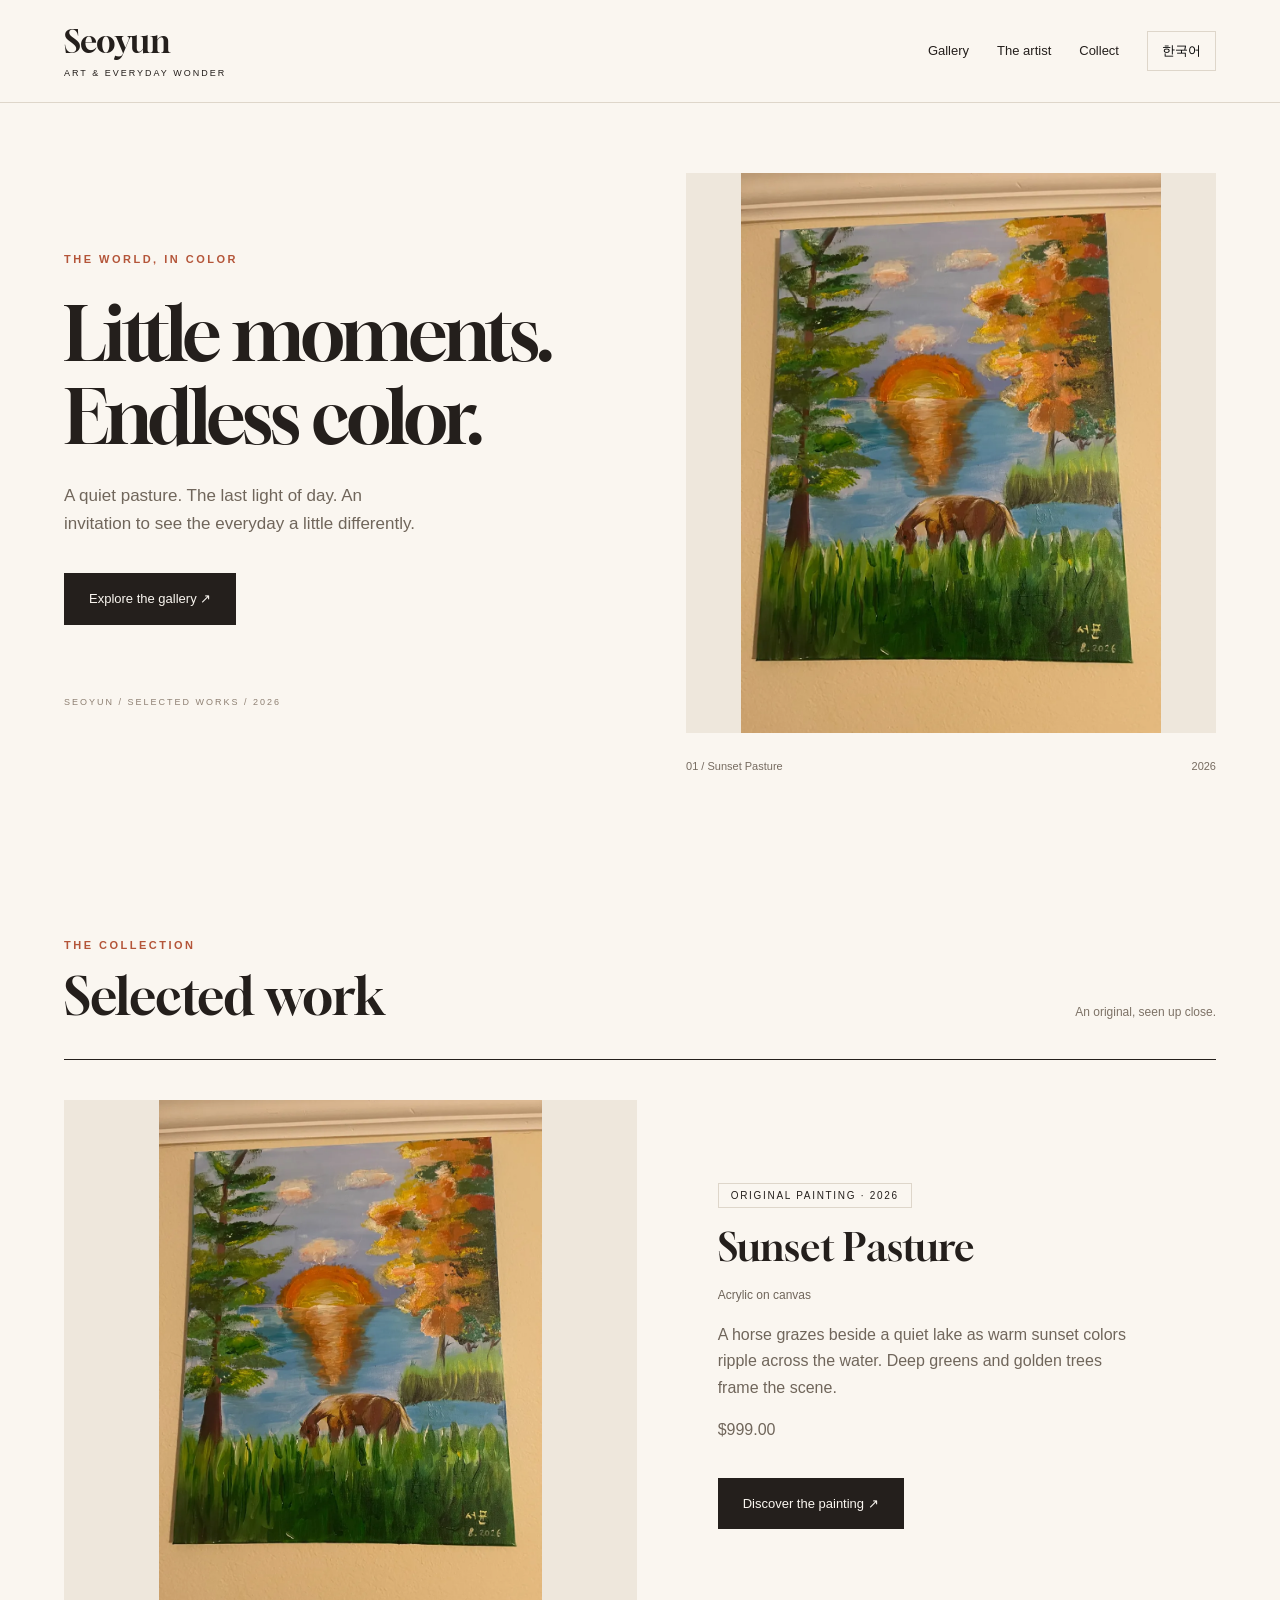
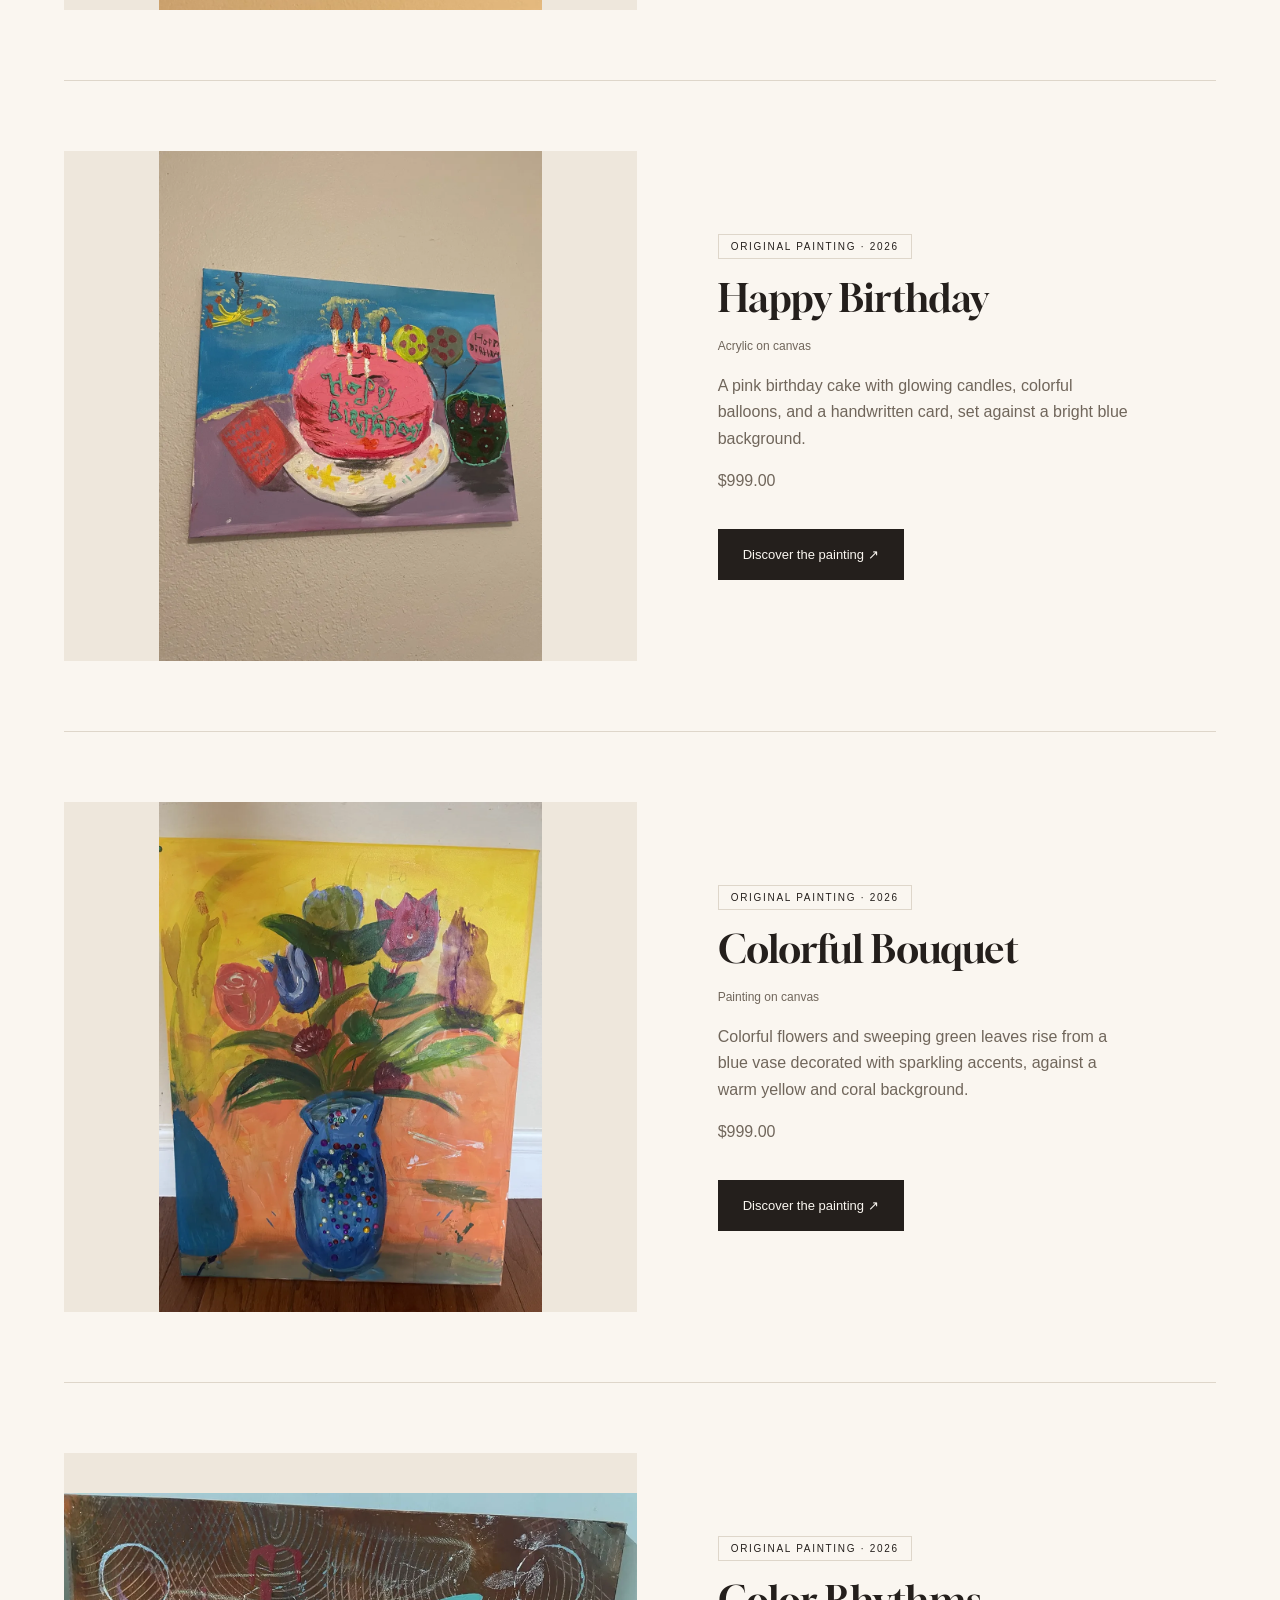
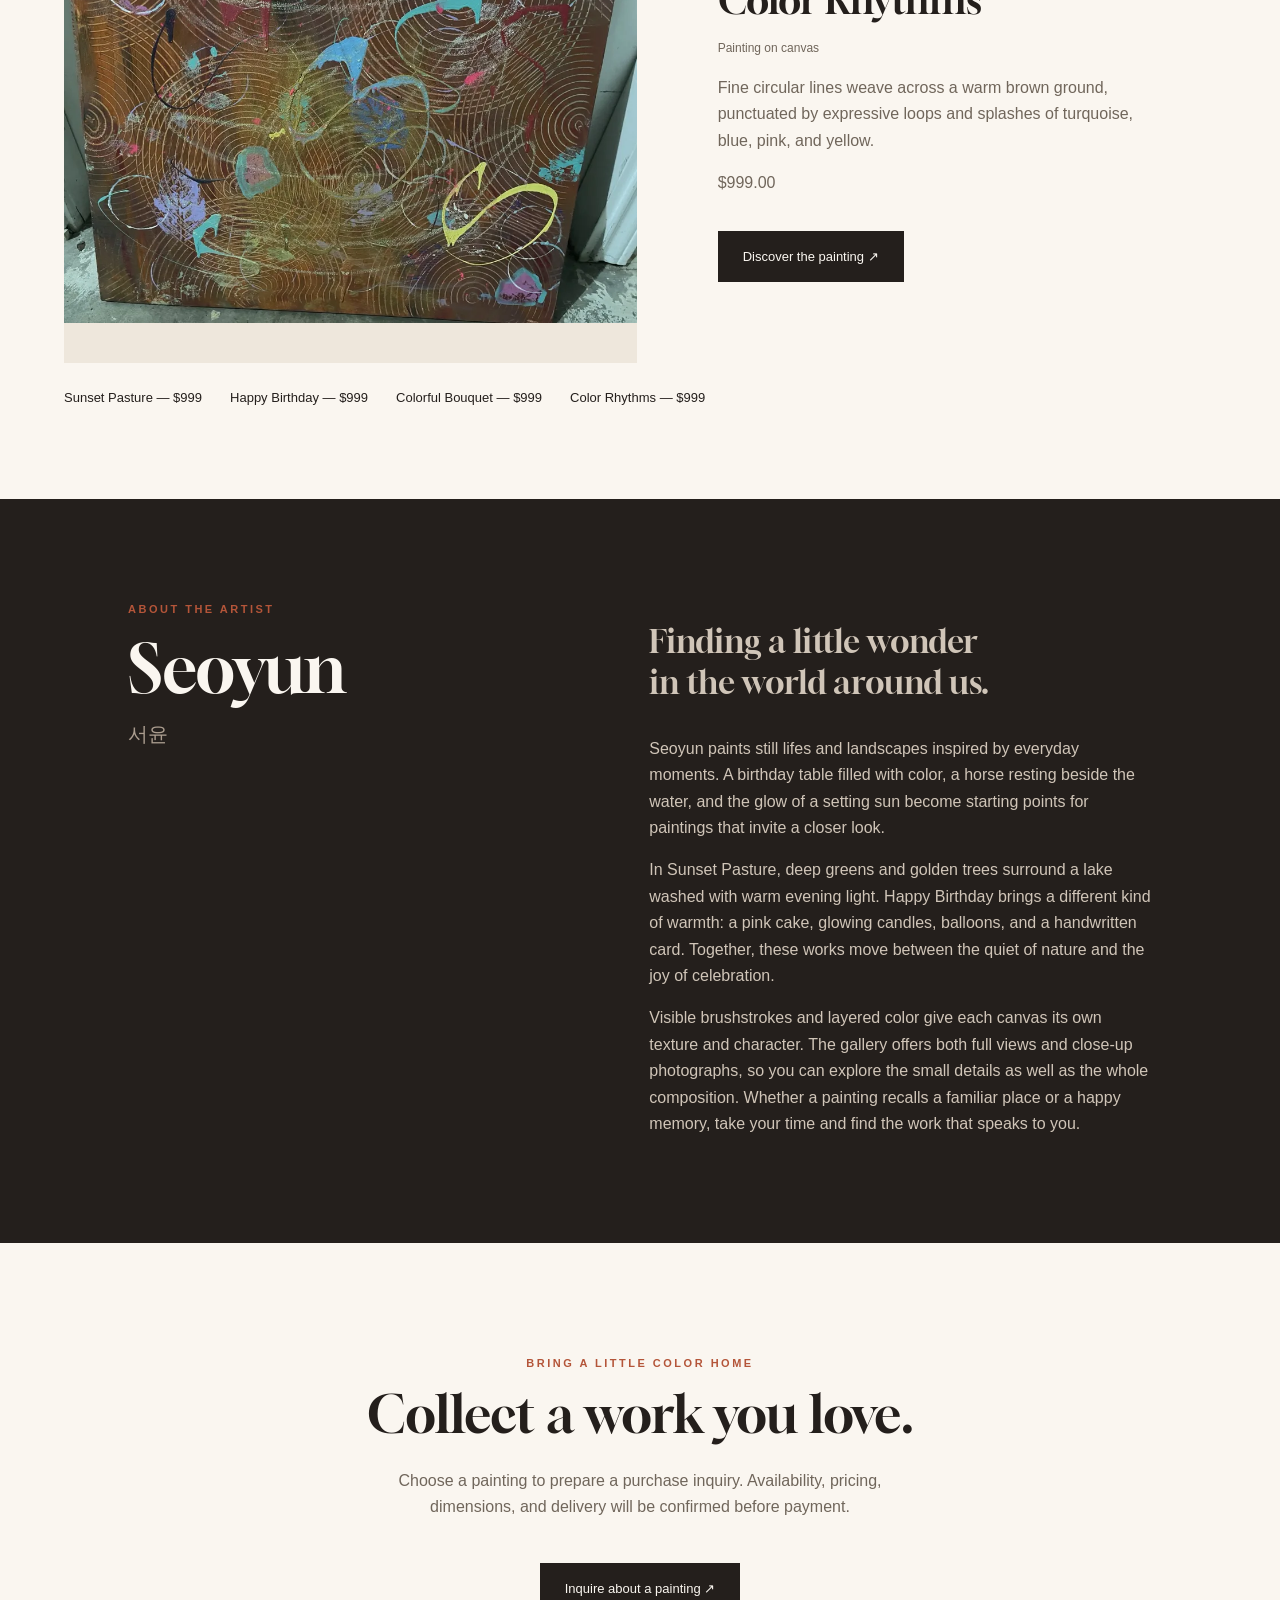
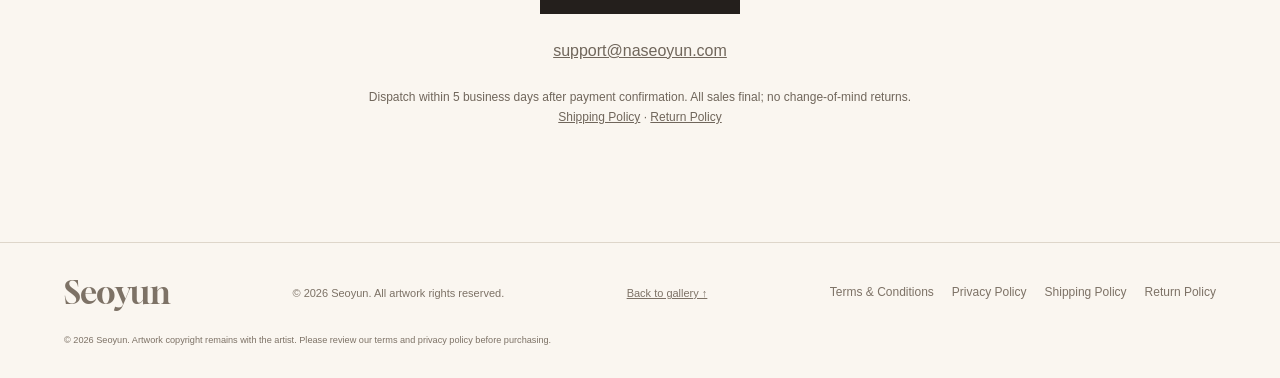
<file: index.html>
<!doctype html>
<html lang="en"><head><meta charset="utf-8"><meta name="viewport" content="width=device-width,initial-scale=1"><meta name="description" content="Discover original paintings by Seoyun (서윤): landscapes, floral still lifes, and abstract art. Explore the collection, $999 each."><meta name="theme-color" content="#faf6f0"><title>Seoyun Art | Original Paintings by Seoyun</title><link rel="stylesheet" href="style.css"><script src="catalog.js" defer></script><script src="app.js" defer></script><meta name="robots" content="index,follow,max-image-preview:large"><link rel="canonical" href="https://naseoyun.com/"><meta name="author" content="Seoyun"><meta property="og:type" content="website"><meta property="og:site_name" content="Seoyun Art"><meta property="og:title" content="Seoyun Art | Original Paintings by Seoyun"><meta property="og:description" content="Discover original paintings by Seoyun (서윤): landscapes, floral still lifes, and abstract art. Explore the collection, $999 each."><meta property="og:url" content="https://naseoyun.com/"><meta property="og:image" content="https://naseoyun.com/assets/KakaoTalk_20261012_001807077_03.webp"><meta property="og:image:alt" content="Original painting by Seoyun"><meta name="twitter:card" content="summary_large_image"><meta name="twitter:title" content="Seoyun Art | Original Paintings by Seoyun"><meta name="twitter:description" content="Discover original paintings by Seoyun (서윤): landscapes, floral still lifes, and abstract art. Explore the collection, $999 each."><meta name="twitter:image" content="https://naseoyun.com/assets/KakaoTalk_20261012_001807077_03.webp"><script type="application/ld+json">{"@context": "https://schema.org", "@graph": [{"@type": "Person", "@id": "https://naseoyun.com/#artist", "name": "Seoyun", "alternateName": "\uc11c\uc724", "url": "https://naseoyun.com/", "email": "support@naseoyun.com"}, {"@type": "WebSite", "@id": "https://naseoyun.com/#website", "url": "https://naseoyun.com/", "name": "Seoyun Art", "inLanguage": ["en", "ko"]}, {"@type": "CollectionPage", "url": "https://naseoyun.com/", "name": "Seoyun Art | Original Paintings by Seoyun", "about": {"@id": "https://naseoyun.com/#artist"}, "mainEntity": {"@type": "ItemList", "itemListElement": [{"@type": "ListItem", "position": 1, "url": "https://naseoyun.com/works/sunset-pasture.html", "name": "Sunset Pasture"}, {"@type": "ListItem", "position": 2, "url": "https://naseoyun.com/works/happy-birthday.html", "name": "Happy Birthday"}, {"@type": "ListItem", "position": 3, "url": "https://naseoyun.com/works/colorful-bouquet.html", "name": "Colorful Bouquet"}, {"@type": "ListItem", "position": 4, "url": "https://naseoyun.com/works/color-rhythms.html", "name": "Color Rhythms"}]}}]}</script><link rel="preconnect" href="https://fonts.googleapis.com"><link rel="preconnect" href="https://fonts.gstatic.com" crossorigin><link href="https://fonts.googleapis.com/css2?family=Gloock&display=swap" rel="stylesheet"></head>
<body><header><a class="brand" href="#">Seoyun<span>ART & EVERYDAY WONDER</span></a><nav aria-label="Main navigation"><a href="#gallery">Gallery</a><a href="#about">The artist</a><a href="#collect">Collect</a><button id="language" aria-label="Switch language">한국어</button></nav></header>
<main><section class="hero"><div class="hero-copy"><p class="eyebrow" data-en="THE WORLD, IN COLOR" data-ko="색으로 담아낸 세상">THE WORLD, IN COLOR</p><h1 data-en="Little moments.<br>Endless color." data-ko="작은 순간들.<br>무한한 색깔.">Little moments.<br>Endless color.</h1><p class="intro" data-en="A quiet pasture. The last light of day. An invitation to see the everyday a little differently." data-ko="고요한 풀밭과 하루의 마지막 빛. 익숙한 풍경을 조금 다르게 바라봅니다.">A quiet pasture. The last light of day. An invitation to see the everyday a little differently.</p><a class="button" href="#gallery" data-en="Explore the gallery ↗" data-ko="작품 둘러보기 ↗">Explore the gallery ↗</a><div class="hero-note">SEOYUN / SELECTED WORKS / 2026</div></div><figure><img src="assets/KakaoTalk_20261012_001807077_03.webp" alt="Seoyun's painting of a horse grazing beside a lake at sunset" fetchpriority="high"><figcaption><span>01 / Sunset Pasture</span><span>2026</span></figcaption></figure></section>
<section id="gallery" class="section"><div class="section-head"><div><p class="eyebrow" data-en="THE COLLECTION" data-ko="작품 컬렉션">THE COLLECTION</p><h2 data-en="Selected work" data-ko="선별 작품">Selected work</h2></div><span data-en="An original, seen up close." data-ko="원화와 그 세부를 만나보세요.">An original, seen up close.</span></div><div id="works"><article class="work"><a class="art-button" href="works/sunset-pasture.html"><img src="assets/KakaoTalk_20261012_001807077_03.webp" alt="Sunset Pasture — original painting by Seoyun" loading="lazy"></a><div><h3><a href="works/sunset-pasture.html">Sunset Pasture</a></h3><p>A horse grazes beside a quiet lake as warm sunset colors ripple across the water. Deep greens and golden trees frame the scene.</p><p>$999.00 USD</p><a class="button" href="https://buy.stripe.com/8x2eV5cq21Ns91f2CRcQU0a">Buy</a></div></article><article class="work"><a class="art-button" href="works/happy-birthday.html"><img src="assets/happy-birthday.webp" alt="Happy Birthday — original painting by Seoyun" loading="lazy"></a><div><h3><a href="works/happy-birthday.html">Happy Birthday</a></h3><p>A pink birthday cake with glowing candles, colorful balloons, and a handwritten card, set against a bright blue background.</p><p>$999.00 USD</p><a class="button" href="https://buy.stripe.com/8x2eV5cq21Ns91f2CRcQU0a">Buy</a></div></article><article class="work"><a class="art-button" href="works/colorful-bouquet.html"><img src="assets/art-7602.webp" alt="Colorful Bouquet — original painting by Seoyun" loading="lazy"></a><div><h3><a href="works/colorful-bouquet.html">Colorful Bouquet</a></h3><p>Colorful flowers and sweeping green leaves rise from a blue vase decorated with sparkling accents, against a warm yellow and coral background.</p><p>$999.00 USD</p><a class="button" href="https://buy.stripe.com/8x2eV5cq21Ns91f2CRcQU0a">Buy</a></div></article><article class="work"><a class="art-button" href="works/color-rhythms.html"><img src="assets/art-7604.webp" alt="Color Rhythms — original painting by Seoyun" loading="lazy"></a><div><h3><a href="works/color-rhythms.html">Color Rhythms</a></h3><p>Fine circular lines weave across a warm brown ground, punctuated by expressive loops and splashes of turquoise, blue, pink, and yellow.</p><p>$999.00 USD</p><a class="button" href="https://buy.stripe.com/8x2eV5cq21Ns91f2CRcQU0a">Buy</a></div></article></div><nav aria-label="Artwork pages" style="margin-top:24px;flex-wrap:wrap"><a href="works/sunset-pasture.html">Sunset Pasture — $999</a><a href="works/happy-birthday.html">Happy Birthday — $999</a><a href="works/colorful-bouquet.html">Colorful Bouquet — $999</a><a href="works/color-rhythms.html">Color Rhythms — $999</a></nav></section>
<section id="about" class="about"><div><p class="eyebrow" data-en="ABOUT THE ARTIST" data-ko="작가 소개">ABOUT THE ARTIST</p><h2>Seoyun<span>서윤</span></h2></div><div><p class="about-lead" data-en="Finding a little wonder<br>in the world around us." data-ko="우리 곁의 세상에서<br>작은 경이로움을 찾습니다.">Finding a little wonder<br>in the world around us.</p><p data-en="Seoyun paints still lifes and landscapes inspired by everyday moments. A birthday table filled with color, a horse resting beside the water, and the glow of a setting sun become starting points for paintings that invite a closer look." data-ko="서윤은 일상의 순간에서 영감을 받아 정물과 풍경을 그립니다. 색으로 가득한 생일 테이블, 물가의 말, 저무는 해의 빛처럼 익숙한 장면이 작품의 시작점이 됩니다. 평범한 풍경 속 작은 아름다움을 천천히 들여다보게 하는 그림을 소개합니다.">Seoyun paints still lifes and landscapes inspired by everyday moments. A birthday table filled with color, a horse resting beside the water, and the glow of a setting sun become starting points for paintings that invite a closer look.</p><p data-en="In Sunset Pasture, deep greens and golden trees surround a lake washed with warm evening light. Happy Birthday brings a different kind of warmth: a pink cake, glowing candles, balloons, and a handwritten card. Together, these works move between the quiet of nature and the joy of celebration." data-ko="〈노을의 초원〉에서는 짙은 초록과 황금빛 나무 사이로 따뜻한 저녁빛이 호수에 번집니다. 〈생일 축하〉에서는 분홍색 케이크와 촛불, 풍선, 손글씨 카드가 또 다른 온기를 전합니다. 두 작품은 자연의 고요함과 축하의 즐거움을 서로 다른 색으로 담아냅니다.">In Sunset Pasture, deep greens and golden trees surround a lake washed with warm evening light. Happy Birthday brings a different kind of warmth: a pink cake, glowing candles, balloons, and a handwritten card. Together, these works move between the quiet of nature and the joy of celebration.</p><p data-en="Visible brushstrokes and layered color give each canvas its own texture and character. The gallery offers both full views and close-up photographs, so you can explore the small details as well as the whole composition. Whether a painting recalls a familiar place or a happy memory, take your time and find the work that speaks to you." data-ko="눈에 보이는 붓 자국과 겹겹의 색은 캔버스마다 고유한 질감과 표정을 만듭니다. 이 갤러리에서는 작품의 전체 모습과 세부 사진을 함께 살펴볼 수 있습니다. 익숙한 장소나 행복한 기억을 떠올리게 하는 그림이 있다면, 천천히 감상하며 마음에 닿는 작품을 만나보세요.">Visible brushstrokes and layered color give each canvas its own texture and character. The gallery offers both full views and close-up photographs, so you can explore the small details as well as the whole composition. Whether a painting recalls a familiar place or a happy memory, take your time and find the work that speaks to you.</p></div></section>
<section id="collect" class="section collect"><p class="eyebrow" data-en="BRING A LITTLE COLOR HOME" data-ko="공간에 색을 더해보세요">BRING A LITTLE COLOR HOME</p><h2 data-en="Collect a work you love." data-ko="마음에 드는 작품을 소장하세요.">Collect a work you love.</h2><p data-en="Choose a painting to prepare a purchase inquiry. Availability, pricing, dimensions, and delivery will be confirmed before payment." data-ko="작품을 선택해 구매 문의를 작성하세요. 결제 전 판매 가능 여부, 가격, 크기, 배송을 확인합니다.">Choose a painting to prepare a purchase inquiry. Availability, pricing, dimensions, and delivery will be confirmed before payment.</p><button class="button" id="inquire" data-en="Inquire about a painting ↗" data-ko="작품 구매 문의 ↗">Inquire about a painting ↗</button><p><a href="mailto:support@naseoyun.com">support@naseoyun.com</a></p><p class="muted">Dispatch within 5 business days after payment confirmation. All sales final; no change-of-mind returns. <a href="shipping.html">Shipping Policy</a> · <a href="returns.html">Return Policy</a></p></section></main>
<footer><a class="brand" href="#">Seoyun</a><p>© <span id="year"></span> Seoyun. All artwork rights reserved.</p><a href="#gallery">Back to gallery ↑</a><nav aria-label="Legal"><a href="terms.html">Terms &amp; Conditions</a><a href="privacy.html">Privacy Policy</a><a href="shipping.html">Shipping Policy</a><a href="returns.html">Return Policy</a></nav><small>© 2026 Seoyun. Artwork copyright remains with the artist. Please review our terms and privacy policy before purchasing.</small></footer>
<dialog id="detail"><button class="close" aria-label="Close artwork details">×</button><div id="detail-content"></div></dialog>
<dialog id="inquiry"><button class="close" aria-label="Close purchase inquiry">×</button><p class="eyebrow">PURCHASE INQUIRY</p><h2 data-en="Let's talk art." data-ko="작품 구매 문의">Let's talk art.</h2><form id="inquiry-form"><label>Artwork / 작품<select name="artwork" id="artwork-select"></select></label><label>Name / 이름<input name="name" autocomplete="name" required maxlength="100"></label><label>Email / 이메일<input name="email" type="email" autocomplete="email" required maxlength="254"></label><label>Message / 문의 내용<textarea name="message" rows="4" required maxlength="3000">I'd like to know the price, dimensions, and delivery options for this painting.</textarea></label><p id="contact-note" class="muted"></p><p class="muted">See our <a href="privacy.html">Privacy Policy</a> for how inquiries are handled.</p><button class="button" type="submit">Prepare inquiry / 문의 작성</button><div id="inquiry-result" hidden><label>Your inquiry / 작성된 문의<textarea id="inquiry-text" rows="7" readonly></textarea></label><button type="button" id="copy">Copy inquiry / 문의 복사</button><a id="email-link" class="button" hidden>Open email / 이메일 보내기</a><p id="copy-status" role="status"></p></div></form></dialog>
</body></html>
</file>
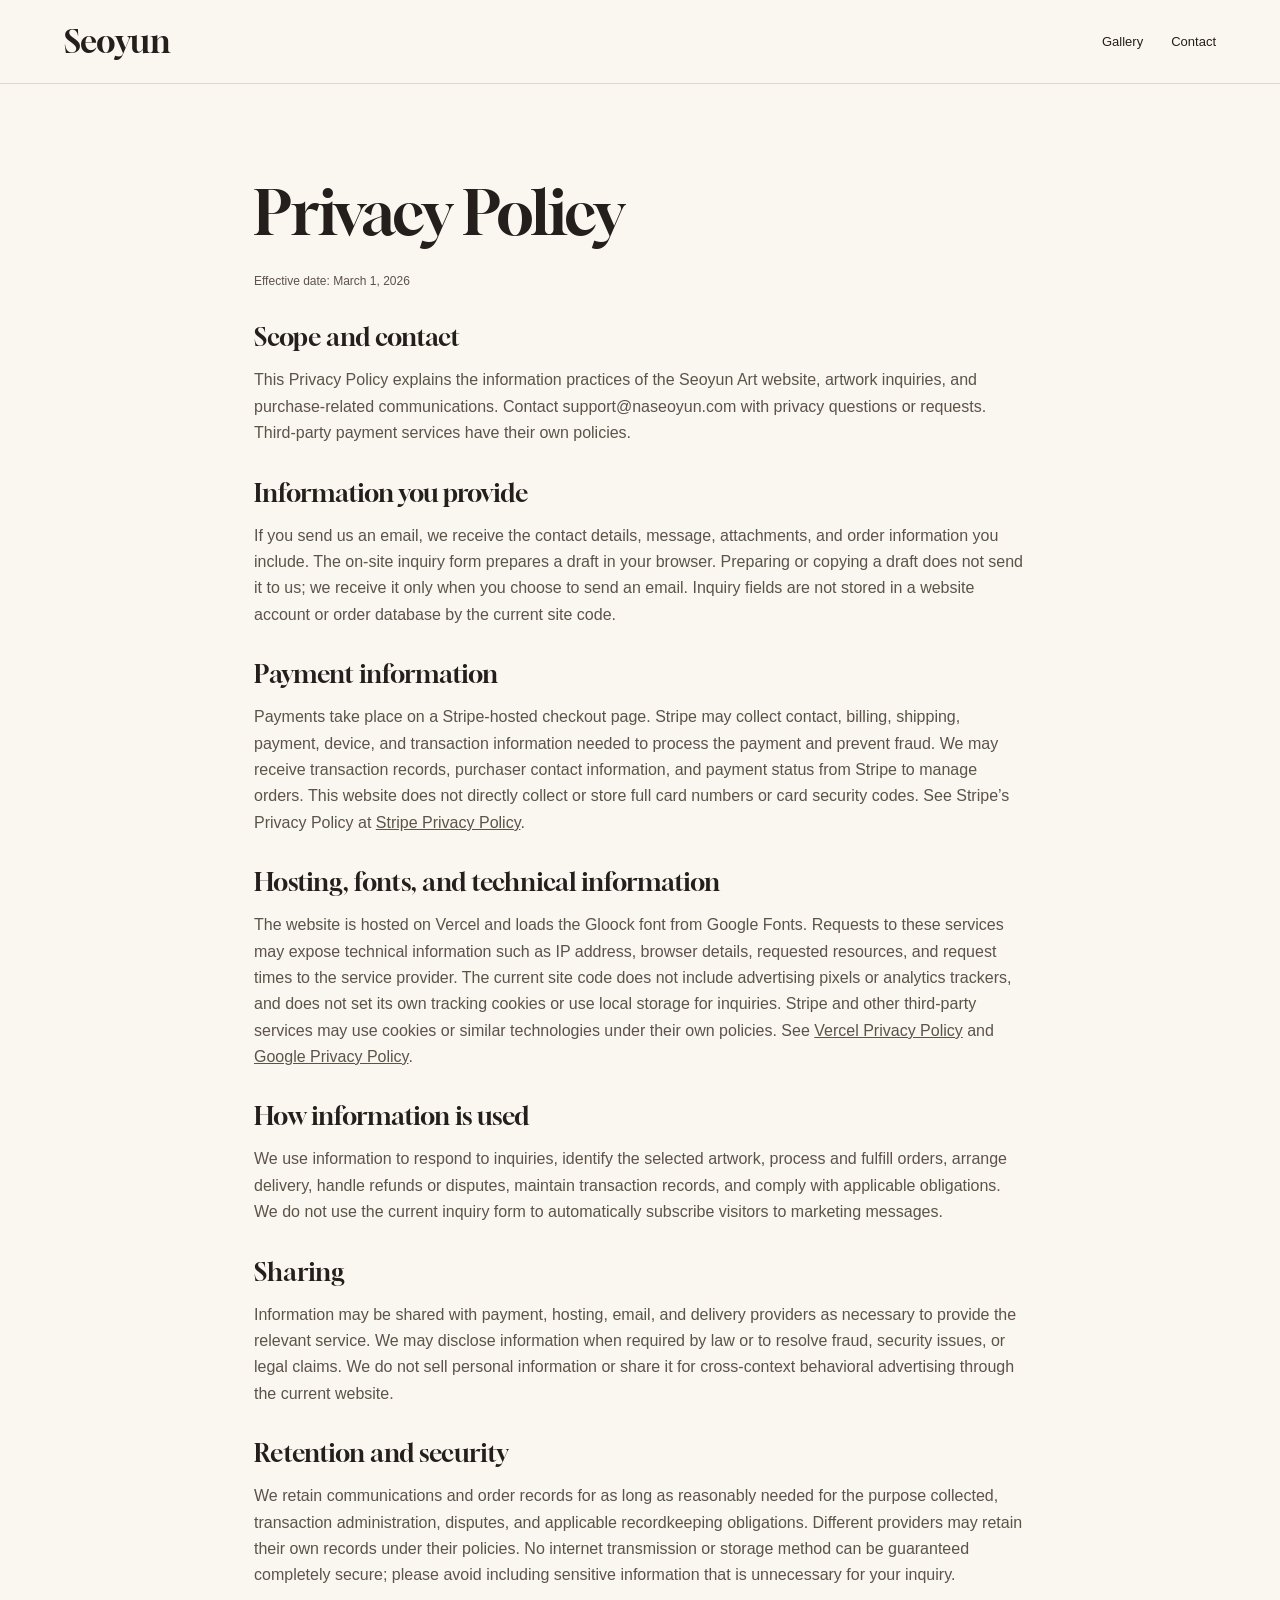
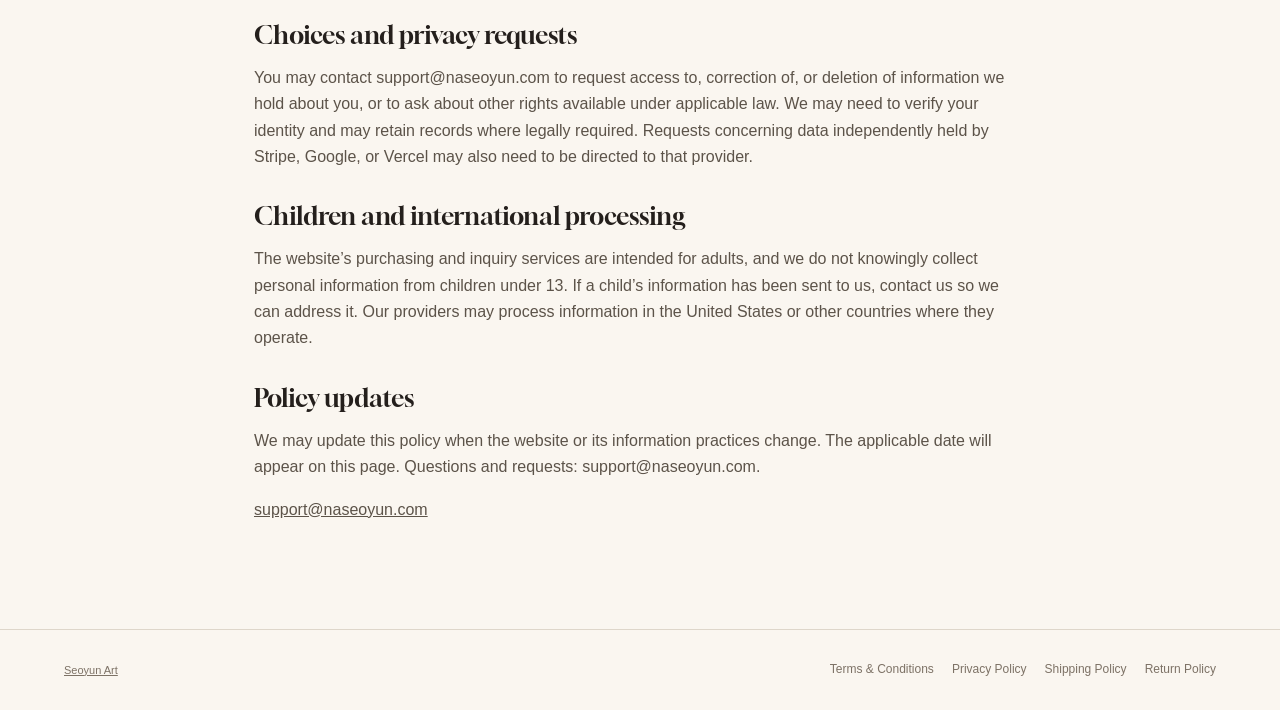
<file: privacy.html>
<!doctype html><html lang="en"><head><meta charset="utf-8"><meta name="viewport" content="width=device-width,initial-scale=1"><title>Privacy Policy | Seoyun Art</title><meta name="description" content="Privacy Policy for Seoyun Art artwork purchases and website inquiries."><link rel="canonical" href="https://naseoyun.com/privacy.html"><link rel="stylesheet" href="style.css"><link rel="preconnect" href="https://fonts.googleapis.com"><link rel="preconnect" href="https://fonts.gstatic.com" crossorigin><link href="https://fonts.googleapis.com/css2?family=Gloock&display=swap" rel="stylesheet"></head><body><header><a class="brand" href="index.html">Seoyun</a><nav><a href="index.html#gallery">Gallery</a><a href="mailto:support@naseoyun.com">Contact</a></nav></header><main class="section legal-page"><h1>Privacy Policy</h1><p class="muted">Effective date: March 1, 2026</p><section><h2>Scope and contact</h2><p>This Privacy Policy explains the information practices of the Seoyun Art website, artwork inquiries, and purchase-related communications. Contact support@naseoyun.com with privacy questions or requests. Third-party payment services have their own policies.</p></section><section><h2>Information you provide</h2><p>If you send us an email, we receive the contact details, message, attachments, and order information you include. The on-site inquiry form prepares a draft in your browser. Preparing or copying a draft does not send it to us; we receive it only when you choose to send an email. Inquiry fields are not stored in a website account or order database by the current site code.</p></section><section><h2>Payment information</h2><p>Payments take place on a Stripe-hosted checkout page. Stripe may collect contact, billing, shipping, payment, device, and transaction information needed to process the payment and prevent fraud. We may receive transaction records, purchaser contact information, and payment status from Stripe to manage orders. This website does not directly collect or store full card numbers or card security codes. See Stripe’s Privacy Policy at <a href="https://stripe.com/privacy">Stripe Privacy Policy</a>.</p></section><section><h2>Hosting, fonts, and technical information</h2><p>The website is hosted on Vercel and loads the Gloock font from Google Fonts. Requests to these services may expose technical information such as IP address, browser details, requested resources, and request times to the service provider. The current site code does not include advertising pixels or analytics trackers, and does not set its own tracking cookies or use local storage for inquiries. Stripe and other third-party services may use cookies or similar technologies under their own policies. See <a href="https://vercel.com/legal/privacy-policy">Vercel Privacy Policy</a> and <a href="https://policies.google.com/privacy">Google Privacy Policy</a>.</p></section><section><h2>How information is used</h2><p>We use information to respond to inquiries, identify the selected artwork, process and fulfill orders, arrange delivery, handle refunds or disputes, maintain transaction records, and comply with applicable obligations. We do not use the current inquiry form to automatically subscribe visitors to marketing messages.</p></section><section><h2>Sharing</h2><p>Information may be shared with payment, hosting, email, and delivery providers as necessary to provide the relevant service. We may disclose information when required by law or to resolve fraud, security issues, or legal claims. We do not sell personal information or share it for cross-context behavioral advertising through the current website.</p></section><section><h2>Retention and security</h2><p>We retain communications and order records for as long as reasonably needed for the purpose collected, transaction administration, disputes, and applicable recordkeeping obligations. Different providers may retain their own records under their policies. No internet transmission or storage method can be guaranteed completely secure; please avoid including sensitive information that is unnecessary for your inquiry.</p></section><section><h2>Choices and privacy requests</h2><p>You may contact support@naseoyun.com to request access to, correction of, or deletion of information we hold about you, or to ask about other rights available under applicable law. We may need to verify your identity and may retain records where legally required. Requests concerning data independently held by Stripe, Google, or Vercel may also need to be directed to that provider.</p></section><section><h2>Children and international processing</h2><p>The website’s purchasing and inquiry services are intended for adults, and we do not knowingly collect personal information from children under 13. If a child’s information has been sent to us, contact us so we can address it. Our providers may process information in the United States or other countries where they operate.</p></section><section><h2>Policy updates</h2><p>We may update this policy when the website or its information practices change. The applicable date will appear on this page. Questions and requests: support@naseoyun.com.</p></section><p><a href="mailto:support@naseoyun.com">support@naseoyun.com</a></p></main><footer><a href="index.html">Seoyun Art</a><nav aria-label="Legal"><a href="terms.html">Terms &amp; Conditions</a><a href="privacy.html">Privacy Policy</a><a href="shipping.html">Shipping Policy</a><a href="returns.html">Return Policy</a></nav></footer></body></html>
</file>
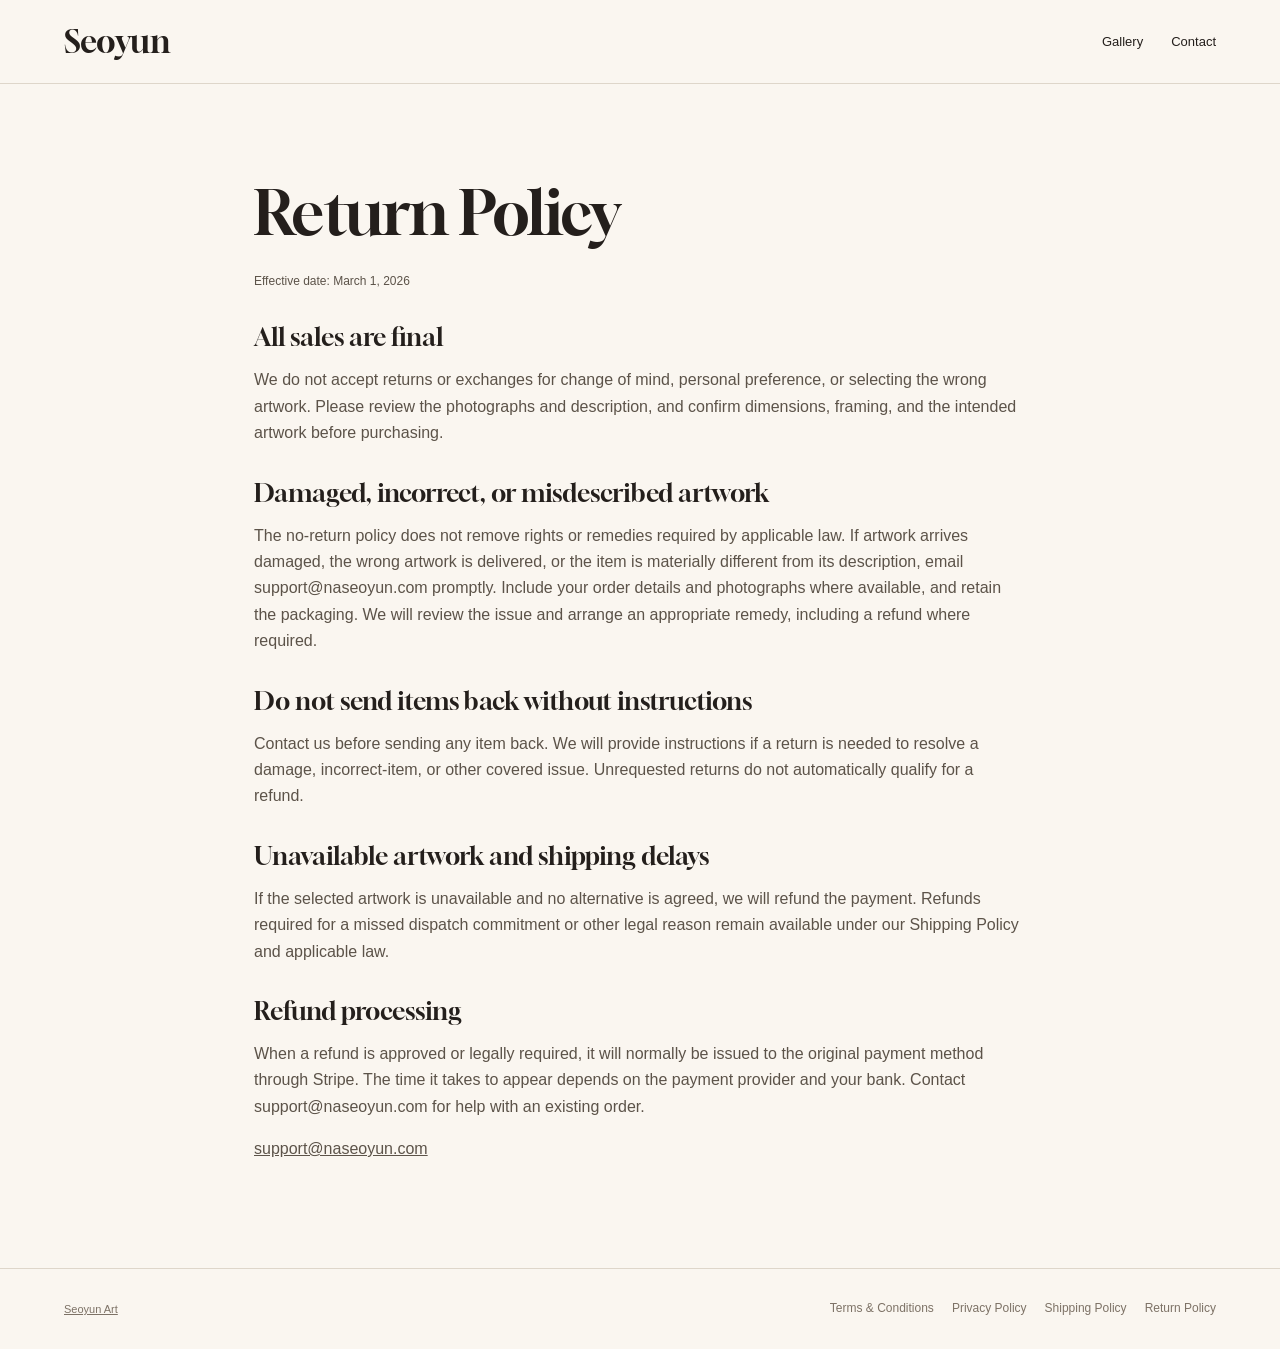
<file: returns.html>
<!doctype html><html lang="en"><head><meta charset="utf-8"><meta name="viewport" content="width=device-width,initial-scale=1"><title>Return Policy | Seoyun Art</title><meta name="description" content="Return Policy for Seoyun Art original artwork orders."><link rel="canonical" href="https://naseoyun.com/returns.html"><link rel="stylesheet" href="style.css"><link rel="preconnect" href="https://fonts.googleapis.com"><link rel="preconnect" href="https://fonts.gstatic.com" crossorigin><link href="https://fonts.googleapis.com/css2?family=Gloock&display=swap" rel="stylesheet"></head><body><header><a class="brand" href="index.html">Seoyun</a><nav><a href="index.html#gallery">Gallery</a><a href="mailto:support@naseoyun.com">Contact</a></nav></header><main class="section legal-page"><h1>Return Policy</h1><p class="muted">Effective date: March 1, 2026</p><section><h2>All sales are final</h2><p>We do not accept returns or exchanges for change of mind, personal preference, or selecting the wrong artwork. Please review the photographs and description, and confirm dimensions, framing, and the intended artwork before purchasing.</p></section><section><h2>Damaged, incorrect, or misdescribed artwork</h2><p>The no-return policy does not remove rights or remedies required by applicable law. If artwork arrives damaged, the wrong artwork is delivered, or the item is materially different from its description, email support@naseoyun.com promptly. Include your order details and photographs where available, and retain the packaging. We will review the issue and arrange an appropriate remedy, including a refund where required.</p></section><section><h2>Do not send items back without instructions</h2><p>Contact us before sending any item back. We will provide instructions if a return is needed to resolve a damage, incorrect-item, or other covered issue. Unrequested returns do not automatically qualify for a refund.</p></section><section><h2>Unavailable artwork and shipping delays</h2><p>If the selected artwork is unavailable and no alternative is agreed, we will refund the payment. Refunds required for a missed dispatch commitment or other legal reason remain available under our Shipping Policy and applicable law.</p></section><section><h2>Refund processing</h2><p>When a refund is approved or legally required, it will normally be issued to the original payment method through Stripe. The time it takes to appear depends on the payment provider and your bank. Contact support@naseoyun.com for help with an existing order.</p></section><p><a href="mailto:support@naseoyun.com">support@naseoyun.com</a></p></main><footer><a href="index.html">Seoyun Art</a><nav aria-label="Legal"><a href="terms.html">Terms &amp; Conditions</a><a href="privacy.html">Privacy Policy</a><a href="shipping.html">Shipping Policy</a><a href="returns.html">Return Policy</a></nav></footer></body></html>
</file>
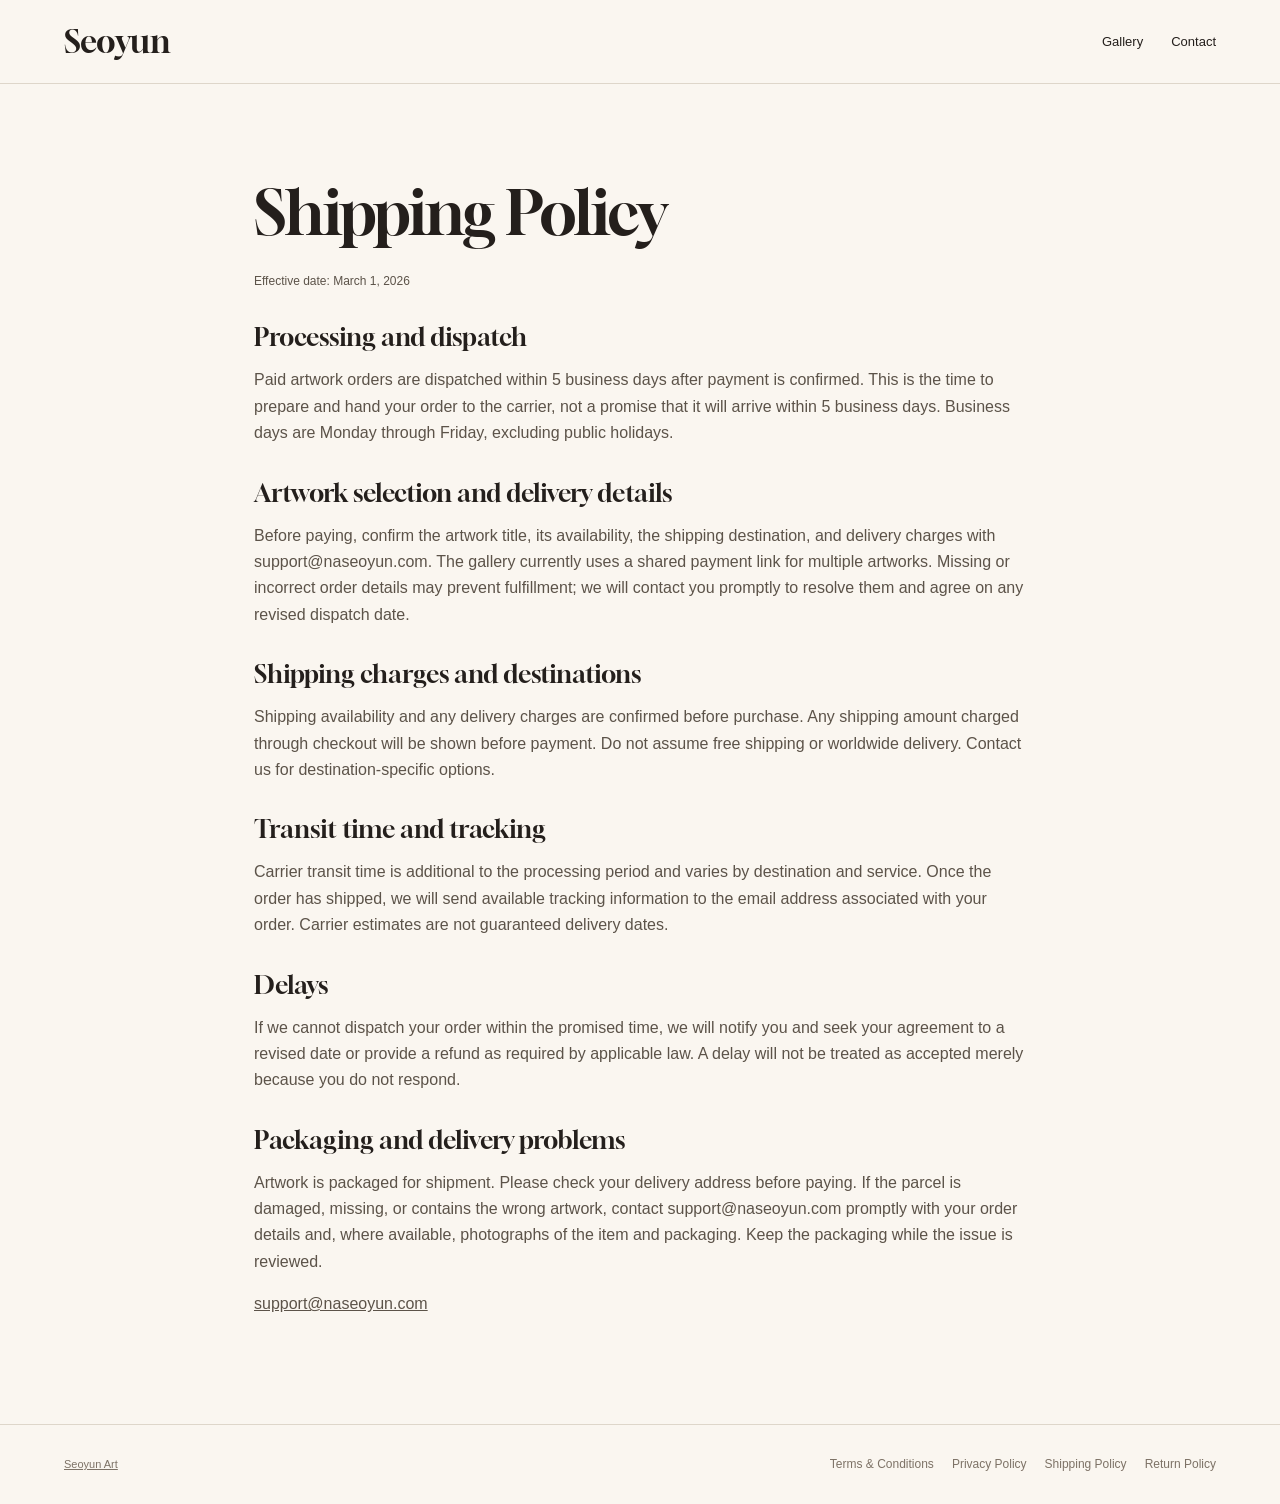
<file: shipping.html>
<!doctype html><html lang="en"><head><meta charset="utf-8"><meta name="viewport" content="width=device-width,initial-scale=1"><title>Shipping Policy | Seoyun Art</title><meta name="description" content="Shipping Policy for Seoyun Art original artwork orders."><link rel="canonical" href="https://naseoyun.com/shipping.html"><link rel="stylesheet" href="style.css"><link rel="preconnect" href="https://fonts.googleapis.com"><link rel="preconnect" href="https://fonts.gstatic.com" crossorigin><link href="https://fonts.googleapis.com/css2?family=Gloock&display=swap" rel="stylesheet"></head><body><header><a class="brand" href="index.html">Seoyun</a><nav><a href="index.html#gallery">Gallery</a><a href="mailto:support@naseoyun.com">Contact</a></nav></header><main class="section legal-page"><h1>Shipping Policy</h1><p class="muted">Effective date: March 1, 2026</p><section><h2>Processing and dispatch</h2><p>Paid artwork orders are dispatched within 5 business days after payment is confirmed. This is the time to prepare and hand your order to the carrier, not a promise that it will arrive within 5 business days. Business days are Monday through Friday, excluding public holidays.</p></section><section><h2>Artwork selection and delivery details</h2><p>Before paying, confirm the artwork title, its availability, the shipping destination, and delivery charges with support@naseoyun.com. The gallery currently uses a shared payment link for multiple artworks. Missing or incorrect order details may prevent fulfillment; we will contact you promptly to resolve them and agree on any revised dispatch date.</p></section><section><h2>Shipping charges and destinations</h2><p>Shipping availability and any delivery charges are confirmed before purchase. Any shipping amount charged through checkout will be shown before payment. Do not assume free shipping or worldwide delivery. Contact us for destination-specific options.</p></section><section><h2>Transit time and tracking</h2><p>Carrier transit time is additional to the processing period and varies by destination and service. Once the order has shipped, we will send available tracking information to the email address associated with your order. Carrier estimates are not guaranteed delivery dates.</p></section><section><h2>Delays</h2><p>If we cannot dispatch your order within the promised time, we will notify you and seek your agreement to a revised date or provide a refund as required by applicable law. A delay will not be treated as accepted merely because you do not respond.</p></section><section><h2>Packaging and delivery problems</h2><p>Artwork is packaged for shipment. Please check your delivery address before paying. If the parcel is damaged, missing, or contains the wrong artwork, contact support@naseoyun.com promptly with your order details and, where available, photographs of the item and packaging. Keep the packaging while the issue is reviewed.</p></section><p><a href="mailto:support@naseoyun.com">support@naseoyun.com</a></p></main><footer><a href="index.html">Seoyun Art</a><nav aria-label="Legal"><a href="terms.html">Terms &amp; Conditions</a><a href="privacy.html">Privacy Policy</a><a href="shipping.html">Shipping Policy</a><a href="returns.html">Return Policy</a></nav></footer></body></html>
</file>
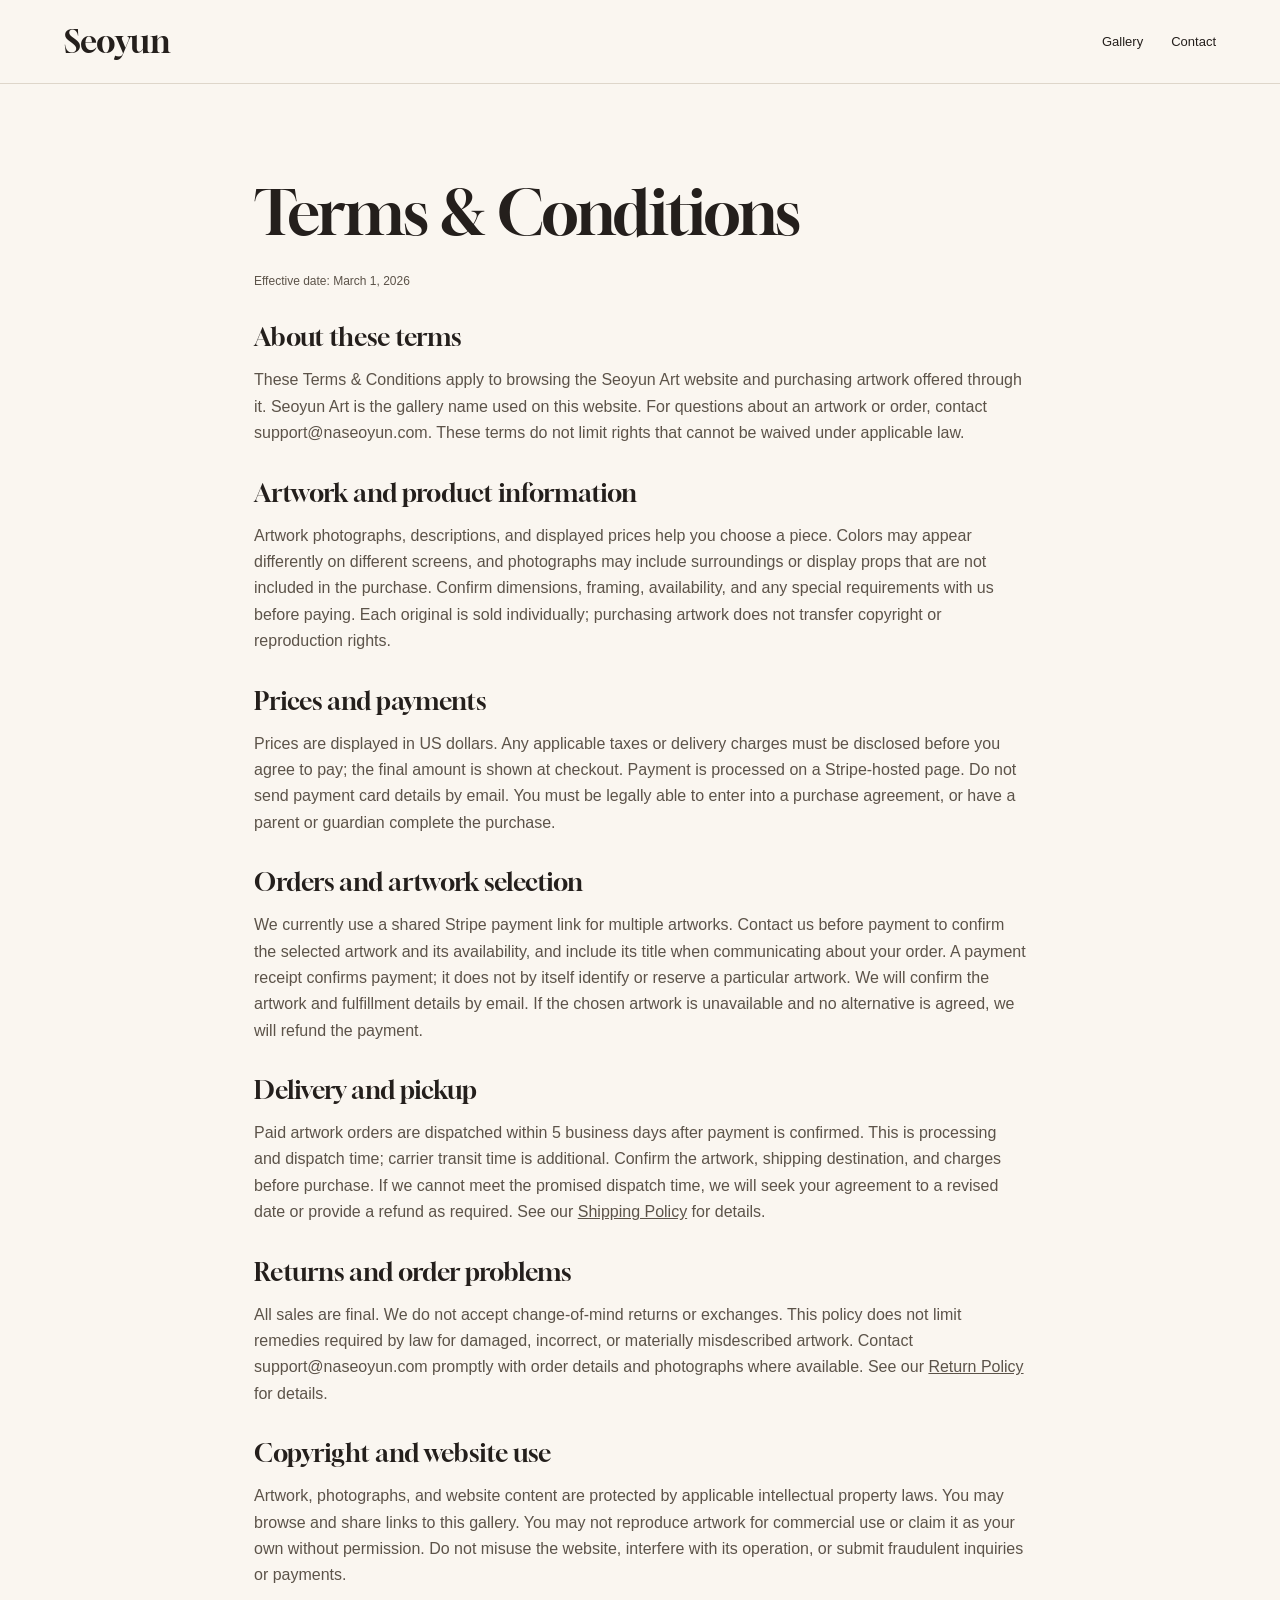
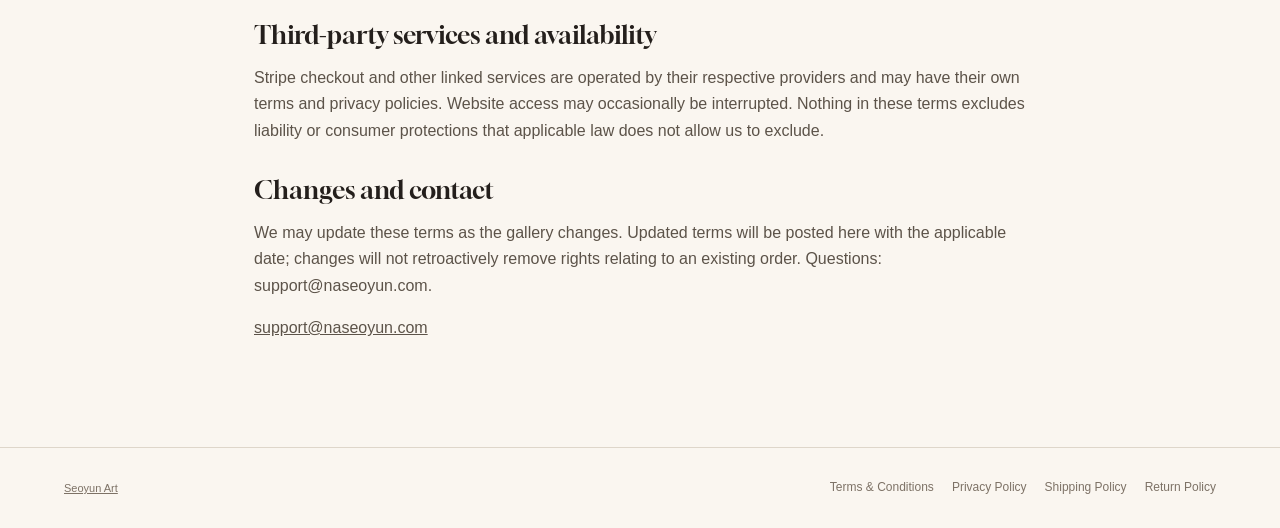
<file: terms.html>
<!doctype html><html lang="en"><head><meta charset="utf-8"><meta name="viewport" content="width=device-width,initial-scale=1"><title>Terms &amp; Conditions | Seoyun Art</title><meta name="description" content="Terms &amp; Conditions for Seoyun Art artwork purchases and website inquiries."><link rel="canonical" href="https://naseoyun.com/terms.html"><link rel="stylesheet" href="style.css"><link rel="preconnect" href="https://fonts.googleapis.com"><link rel="preconnect" href="https://fonts.gstatic.com" crossorigin><link href="https://fonts.googleapis.com/css2?family=Gloock&display=swap" rel="stylesheet"></head><body><header><a class="brand" href="index.html">Seoyun</a><nav><a href="index.html#gallery">Gallery</a><a href="mailto:support@naseoyun.com">Contact</a></nav></header><main class="section legal-page"><h1>Terms &amp; Conditions</h1><p class="muted">Effective date: March 1, 2026</p><section><h2>About these terms</h2><p>These Terms &amp; Conditions apply to browsing the Seoyun Art website and purchasing artwork offered through it. Seoyun Art is the gallery name used on this website. For questions about an artwork or order, contact support@naseoyun.com. These terms do not limit rights that cannot be waived under applicable law.</p></section><section><h2>Artwork and product information</h2><p>Artwork photographs, descriptions, and displayed prices help you choose a piece. Colors may appear differently on different screens, and photographs may include surroundings or display props that are not included in the purchase. Confirm dimensions, framing, availability, and any special requirements with us before paying. Each original is sold individually; purchasing artwork does not transfer copyright or reproduction rights.</p></section><section><h2>Prices and payments</h2><p>Prices are displayed in US dollars. Any applicable taxes or delivery charges must be disclosed before you agree to pay; the final amount is shown at checkout. Payment is processed on a Stripe-hosted page. Do not send payment card details by email. You must be legally able to enter into a purchase agreement, or have a parent or guardian complete the purchase.</p></section><section><h2>Orders and artwork selection</h2><p>We currently use a shared Stripe payment link for multiple artworks. Contact us before payment to confirm the selected artwork and its availability, and include its title when communicating about your order. A payment receipt confirms payment; it does not by itself identify or reserve a particular artwork. We will confirm the artwork and fulfillment details by email. If the chosen artwork is unavailable and no alternative is agreed, we will refund the payment.</p></section><section><h2>Delivery and pickup</h2><p>Paid artwork orders are dispatched within 5 business days after payment is confirmed. This is processing and dispatch time; carrier transit time is additional. Confirm the artwork, shipping destination, and charges before purchase. If we cannot meet the promised dispatch time, we will seek your agreement to a revised date or provide a refund as required. See our <a href="shipping.html">Shipping Policy</a> for details.</p></section><section><h2>Returns and order problems</h2><p>All sales are final. We do not accept change-of-mind returns or exchanges. This policy does not limit remedies required by law for damaged, incorrect, or materially misdescribed artwork. Contact support@naseoyun.com promptly with order details and photographs where available. See our <a href="returns.html">Return Policy</a> for details.</p></section><section><h2>Copyright and website use</h2><p>Artwork, photographs, and website content are protected by applicable intellectual property laws. You may browse and share links to this gallery. You may not reproduce artwork for commercial use or claim it as your own without permission. Do not misuse the website, interfere with its operation, or submit fraudulent inquiries or payments.</p></section><section><h2>Third-party services and availability</h2><p>Stripe checkout and other linked services are operated by their respective providers and may have their own terms and privacy policies. Website access may occasionally be interrupted. Nothing in these terms excludes liability or consumer protections that applicable law does not allow us to exclude.</p></section><section><h2>Changes and contact</h2><p>We may update these terms as the gallery changes. Updated terms will be posted here with the applicable date; changes will not retroactively remove rights relating to an existing order. Questions: support@naseoyun.com.</p></section><p><a href="mailto:support@naseoyun.com">support@naseoyun.com</a></p></main><footer><a href="index.html">Seoyun Art</a><nav aria-label="Legal"><a href="terms.html">Terms &amp; Conditions</a><a href="privacy.html">Privacy Policy</a><a href="shipping.html">Shipping Policy</a><a href="returns.html">Return Policy</a></nav></footer></body></html>
</file>
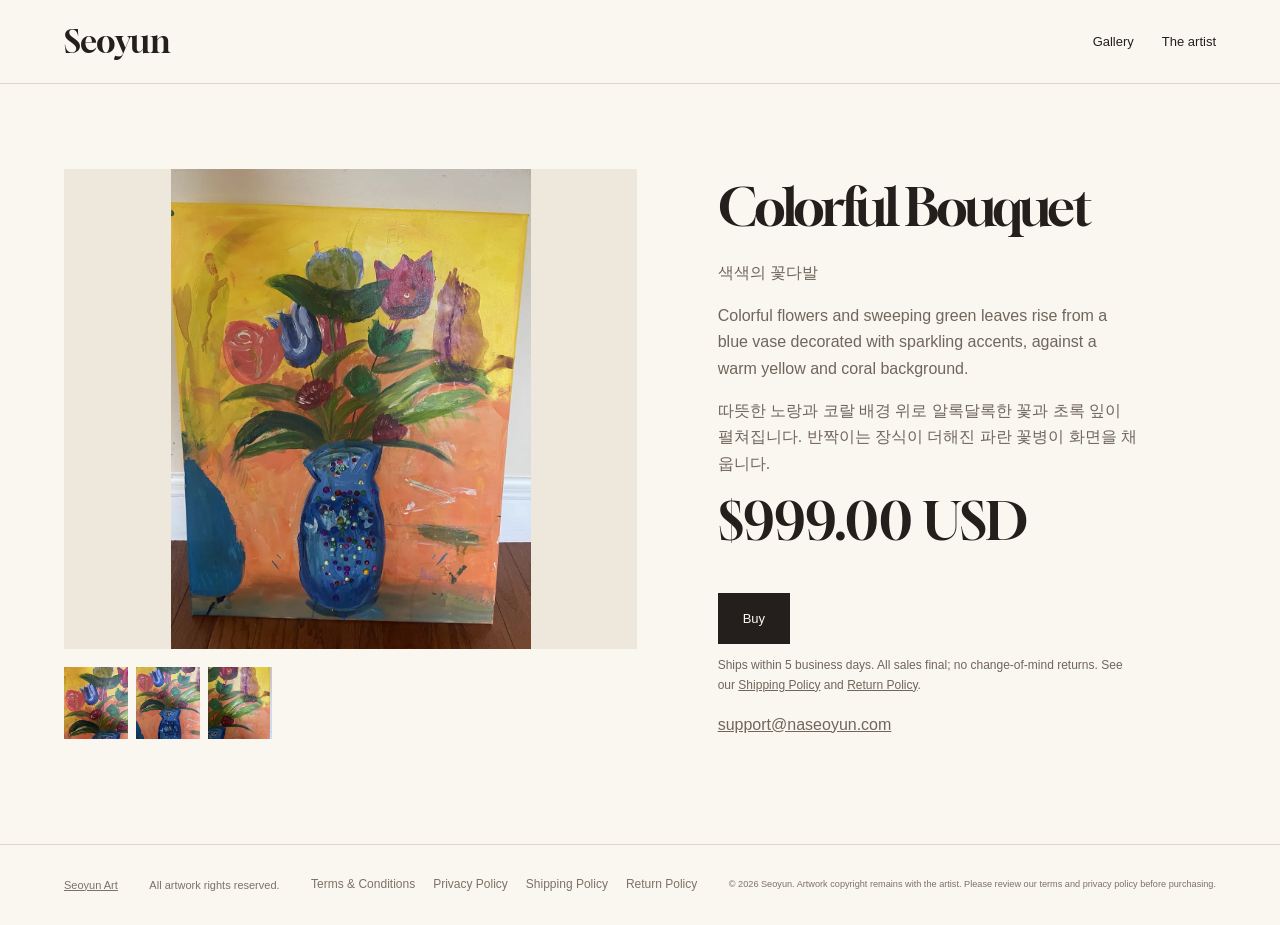
<file: works/colorful-bouquet.html>
<!doctype html><html lang="en"><head><meta charset="utf-8"><meta name="viewport" content="width=device-width,initial-scale=1"><title>Colorful Bouquet | Original Painting by Seoyun — $999</title><meta name="description" content="Colorful flowers and sweeping green leaves rise from a blue vase decorated with sparkling accents, against a warm yellow and coral background."><link rel="stylesheet" href="../style.css"><meta name="robots" content="index,follow,max-image-preview:large"><link rel="canonical" href="https://naseoyun.com/works/colorful-bouquet.html"><meta name="author" content="Seoyun"><meta property="og:type" content="website"><meta property="og:site_name" content="Seoyun Art"><meta property="og:title" content="Colorful Bouquet | Original Painting by Seoyun — $999"><meta property="og:description" content="Colorful flowers and sweeping green leaves rise from a blue vase decorated with sparkling accents, against a warm yellow and coral background."><meta property="og:url" content="https://naseoyun.com/works/colorful-bouquet.html"><meta property="og:image" content="https://naseoyun.com/assets/art-7602.webp"><meta property="og:image:alt" content="Original painting by Seoyun"><meta name="twitter:card" content="summary_large_image"><meta name="twitter:title" content="Colorful Bouquet | Original Painting by Seoyun — $999"><meta name="twitter:description" content="Colorful flowers and sweeping green leaves rise from a blue vase decorated with sparkling accents, against a warm yellow and coral background."><meta name="twitter:image" content="https://naseoyun.com/assets/art-7602.webp"><script type="application/ld+json">{"@context": "https://schema.org", "@graph": [{"@type": "Person", "@id": "https://naseoyun.com/#artist", "name": "Seoyun", "alternateName": "\uc11c\uc724", "url": "https://naseoyun.com/", "email": "support@naseoyun.com"}, {"@type": "Product", "@id": "https://naseoyun.com/works/colorful-bouquet.html#product", "name": "Colorful Bouquet", "description": "Colorful flowers and sweeping green leaves rise from a blue vase decorated with sparkling accents, against a warm yellow and coral background.", "image": ["https://naseoyun.com/assets/art-7602.webp", "https://naseoyun.com/assets/art-7600.webp", "https://naseoyun.com/assets/art-7601.webp", "https://naseoyun.com/assets/art-7597.webp"], "sku": "colorful-bouquet", "brand": {"@type": "Brand", "name": "Seoyun"}, "offers": {"@type": "Offer", "url": "https://buy.stripe.com/8x2eV5cq21Ns91f2CRcQU0a", "price": "999.00", "priceCurrency": "USD", "seller": {"@id": "https://naseoyun.com/#artist"}}}, {"@type": "BreadcrumbList", "itemListElement": [{"@type": "ListItem", "position": 1, "name": "Gallery", "item": "https://naseoyun.com/"}, {"@type": "ListItem", "position": 2, "name": "Colorful Bouquet", "item": "https://naseoyun.com/works/colorful-bouquet.html"}]}]}</script><link rel="preconnect" href="https://fonts.googleapis.com"><link rel="preconnect" href="https://fonts.gstatic.com" crossorigin><link href="https://fonts.googleapis.com/css2?family=Gloock&display=swap" rel="stylesheet"></head><body><header><a class="brand" href="../index.html">Seoyun</a><nav><a href="../index.html#gallery">Gallery</a><a href="../index.html#about">The artist</a></nav></header><main class="section"><article class="work"><div><img class="detail-main" src="../assets/art-7602.webp" alt="Colorful Bouquet"><div class="thumbs"><a href="../assets/art-7600.webp"><img src="../assets/art-7600.webp" alt="Colorful Bouquet detail" loading="lazy"></a><a href="../assets/art-7601.webp"><img src="../assets/art-7601.webp" alt="Colorful Bouquet detail" loading="lazy"></a><a href="../assets/art-7597.webp"><img src="../assets/art-7597.webp" alt="Colorful Bouquet detail" loading="lazy"></a></div></div><div><h1 style="font-size:52px">Colorful Bouquet</h1><p lang="ko">색색의 꽃다발</p><p>Colorful flowers and sweeping green leaves rise from a blue vase decorated with sparkling accents, against a warm yellow and coral background.</p><p lang="ko">따뜻한 노랑과 코랄 배경 위로 알록달록한 꽃과 초록 잎이 펼쳐집니다. 반짝이는 장식이 더해진 파란 꽃병이 화면을 채웁니다.</p><h2>$999.00 USD</h2><a class="button" href="https://buy.stripe.com/8x2eV5cq21Ns91f2CRcQU0a">Buy</a><p class="muted">Ships within 5 business days. All sales final; no change-of-mind returns. See our <a href="../shipping.html">Shipping Policy</a> and <a href="../returns.html">Return Policy</a>.</p><p><a href="mailto:support@naseoyun.com">support@naseoyun.com</a></p></div></article></main><footer><a href="../index.html">Seoyun Art</a><span>All artwork rights reserved.</span><nav aria-label="Legal"><a href="../terms.html">Terms &amp; Conditions</a><a href="../privacy.html">Privacy Policy</a><a href="../shipping.html">Shipping Policy</a><a href="../returns.html">Return Policy</a></nav><small>© 2026 Seoyun. Artwork copyright remains with the artist. Please review our terms and privacy policy before purchasing.</small></footer></body></html>
</file>
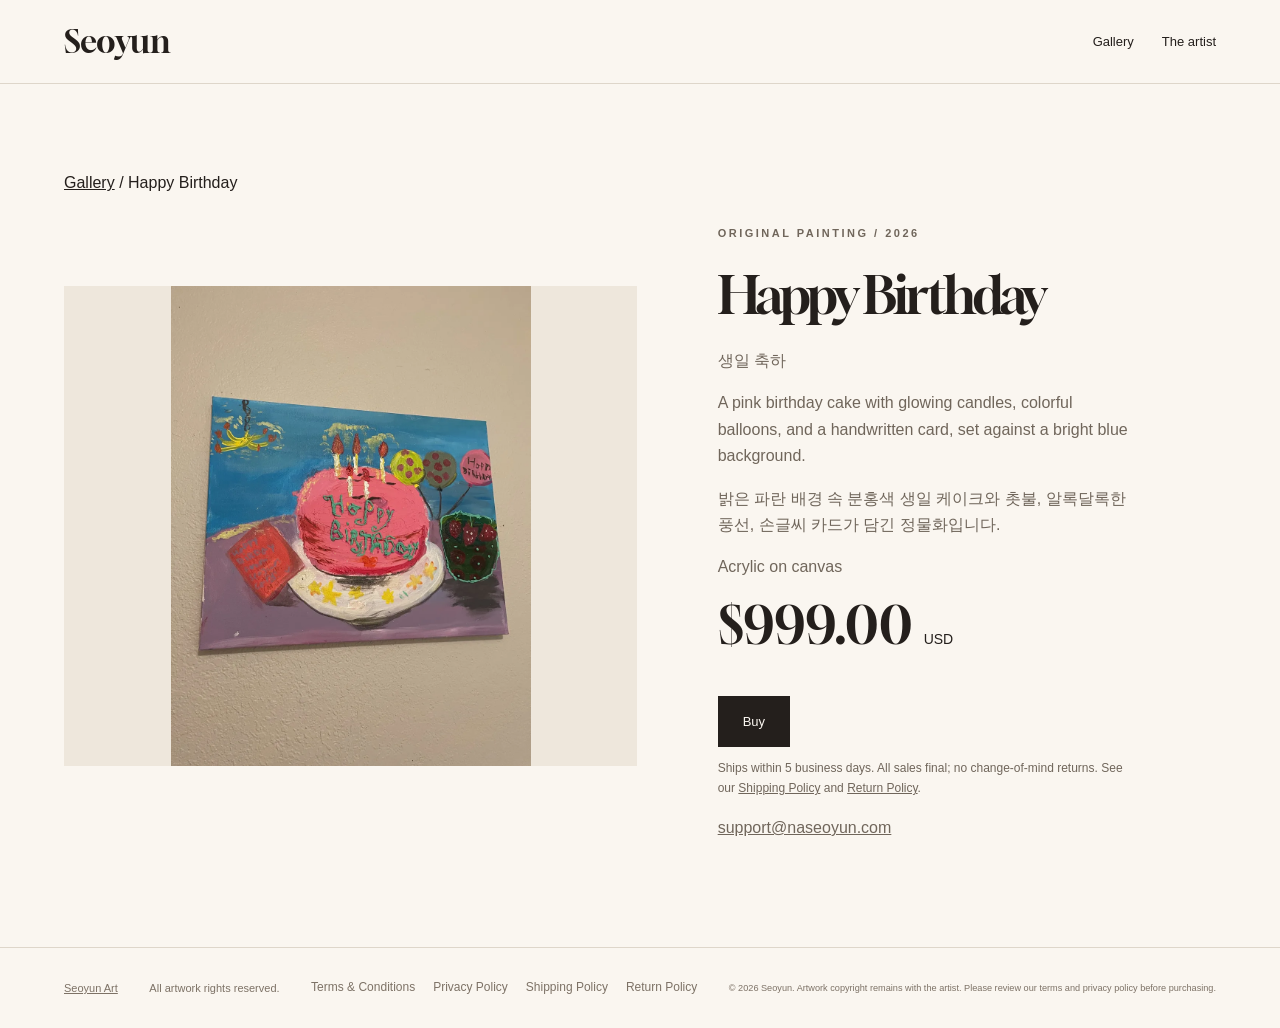
<file: works/happy-birthday.html>
<!doctype html><html lang="en"><head><meta charset="utf-8"><meta name="viewport" content="width=device-width,initial-scale=1"><title>Happy Birthday | Original Painting by Seoyun — $999</title><meta name="description" content="A pink birthday cake with glowing candles, colorful balloons, and a handwritten card, set against a bright blue background. Original artwork by Seoyun, $999 USD."><link rel="stylesheet" href="../style.css"><meta name="robots" content="index,follow,max-image-preview:large"><link rel="canonical" href="https://naseoyun.com/works/happy-birthday.html"><meta name="author" content="Seoyun"><meta property="og:type" content="website"><meta property="og:site_name" content="Seoyun Art"><meta property="og:title" content="Happy Birthday | Original Painting by Seoyun — $999"><meta property="og:description" content="A pink birthday cake with glowing candles, colorful balloons, and a handwritten card, set against a bright blue background."><meta property="og:url" content="https://naseoyun.com/works/happy-birthday.html"><meta property="og:image" content="https://naseoyun.com/assets/happy-birthday.webp"><meta property="og:image:alt" content="Original painting by Seoyun"><meta name="twitter:card" content="summary_large_image"><meta name="twitter:title" content="Happy Birthday | Original Painting by Seoyun — $999"><meta name="twitter:description" content="A pink birthday cake with glowing candles, colorful balloons, and a handwritten card, set against a bright blue background."><meta name="twitter:image" content="https://naseoyun.com/assets/happy-birthday.webp"><script type="application/ld+json">{"@context":"https://schema.org","@graph":[{"@type":"Person","@id":"https://naseoyun.com/#artist","name":"Seoyun","alternateName":"서윤","url":"https://naseoyun.com/","email":"support@naseoyun.com"},{"@type":"Product","@id":"https://naseoyun.com/works/happy-birthday.html#product","name":"Happy Birthday","description":"A pink birthday cake with glowing candles, colorful balloons, and a handwritten card, set against a bright blue background.","image":["https://naseoyun.com/assets/happy-birthday.webp"],"sku":"happy-birthday","brand":{"@type":"Brand","name":"Seoyun"},"offers":{"@type":"Offer","url":"https://buy.stripe.com/8x2eV5cq21Ns91f2CRcQU0a","price":"999.00","priceCurrency":"USD","seller":{"@id":"https://naseoyun.com/#artist"}}},{"@type":"BreadcrumbList","itemListElement":[{"@type":"ListItem","position":1,"name":"Gallery","item":"https://naseoyun.com/"},{"@type":"ListItem","position":2,"name":"Happy Birthday","item":"https://naseoyun.com/works/happy-birthday.html"}]}]}</script><link rel="preconnect" href="https://fonts.googleapis.com"><link rel="preconnect" href="https://fonts.gstatic.com" crossorigin><link href="https://fonts.googleapis.com/css2?family=Gloock&display=swap" rel="stylesheet"></head><body><header><a class="brand" href="../index.html">Seoyun</a><nav><a href="../index.html#gallery">Gallery</a><a href="../index.html#about">The artist</a></nav></header><main class="section"><p><a href="../index.html#gallery">Gallery</a> / Happy Birthday</p><article class="work"><div><img class="detail-main" src="../assets/happy-birthday.webp" alt="Happy Birthday — original painting by Seoyun"><div class="thumbs"></div></div><div><p class="eyebrow">ORIGINAL PAINTING / 2026</p><h1 style="font-size:52px">Happy Birthday</h1><p lang="ko">생일 축하</p><p>A pink birthday cake with glowing candles, colorful balloons, and a handwritten card, set against a bright blue background.</p><p lang="ko">밝은 파란 배경 속 분홍색 생일 케이크와 촛불, 알록달록한 풍선, 손글씨 카드가 담긴 정물화입니다.</p><p>Acrylic on canvas</p><h2>$999.00 <small style="font:14px Arial">USD</small></h2><a class="button" href="https://buy.stripe.com/8x2eV5cq21Ns91f2CRcQU0a">Buy</a><p class="muted">Ships within 5 business days. All sales final; no change-of-mind returns. See our <a href="../shipping.html">Shipping Policy</a> and <a href="../returns.html">Return Policy</a>.</p><p><a href="mailto:support@naseoyun.com">support@naseoyun.com</a></p></div></article></main><footer><a href="../index.html">Seoyun Art</a><span>All artwork rights reserved.</span><nav aria-label="Legal"><a href="../terms.html">Terms &amp; Conditions</a><a href="../privacy.html">Privacy Policy</a><a href="../shipping.html">Shipping Policy</a><a href="../returns.html">Return Policy</a></nav><small>© 2026 Seoyun. Artwork copyright remains with the artist. Please review our terms and privacy policy before purchasing.</small></footer></body></html>
</file>
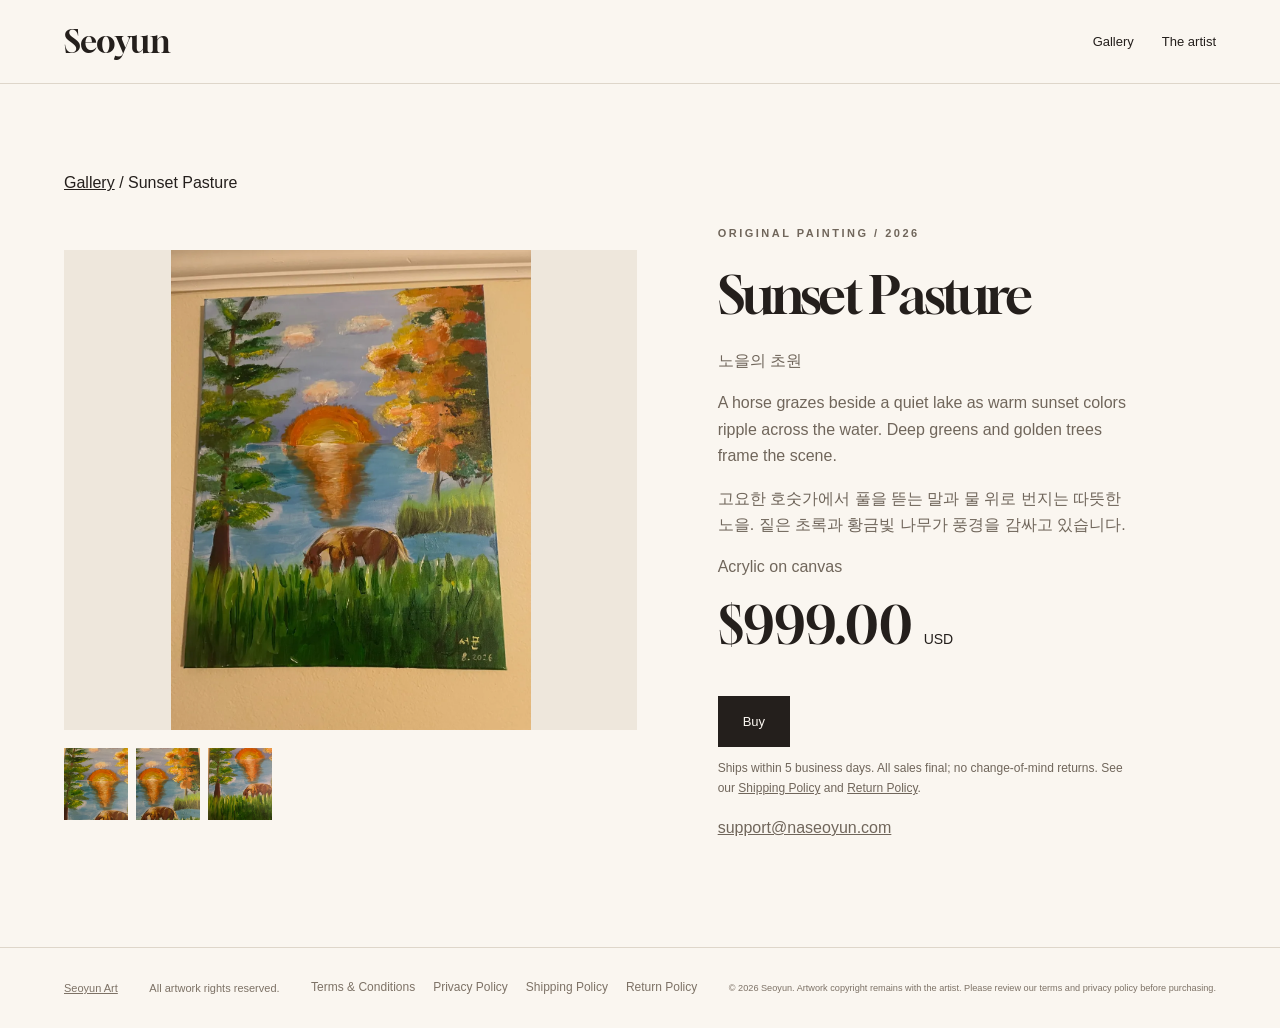
<file: works/sunset-pasture.html>
<!doctype html><html lang="en"><head><meta charset="utf-8"><meta name="viewport" content="width=device-width,initial-scale=1"><title>Sunset Pasture | Original Painting by Seoyun — $999</title><meta name="description" content="A horse grazes beside a quiet lake as warm sunset colors ripple across the water. Deep greens and golden trees frame the scene. Original artwork by Seoyun, $999 USD."><link rel="stylesheet" href="../style.css"><meta name="robots" content="index,follow,max-image-preview:large"><link rel="canonical" href="https://naseoyun.com/works/sunset-pasture.html"><meta name="author" content="Seoyun"><meta property="og:type" content="website"><meta property="og:site_name" content="Seoyun Art"><meta property="og:title" content="Sunset Pasture | Original Painting by Seoyun — $999"><meta property="og:description" content="A horse grazes beside a quiet lake as warm sunset colors ripple across the water. Deep greens and golden trees frame the scene."><meta property="og:url" content="https://naseoyun.com/works/sunset-pasture.html"><meta property="og:image" content="https://naseoyun.com/assets/KakaoTalk_20261012_001807077_03.webp"><meta property="og:image:alt" content="Original painting by Seoyun"><meta name="twitter:card" content="summary_large_image"><meta name="twitter:title" content="Sunset Pasture | Original Painting by Seoyun — $999"><meta name="twitter:description" content="A horse grazes beside a quiet lake as warm sunset colors ripple across the water. Deep greens and golden trees frame the scene."><meta name="twitter:image" content="https://naseoyun.com/assets/KakaoTalk_20261012_001807077_03.webp"><script type="application/ld+json">{"@context":"https://schema.org","@graph":[{"@type":"Person","@id":"https://naseoyun.com/#artist","name":"Seoyun","alternateName":"서윤","url":"https://naseoyun.com/","email":"support@naseoyun.com"},{"@type":"Product","@id":"https://naseoyun.com/works/sunset-pasture.html#product","name":"Sunset Pasture","description":"A horse grazes beside a quiet lake as warm sunset colors ripple across the water. Deep greens and golden trees frame the scene.","image":["https://naseoyun.com/assets/KakaoTalk_20261012_001807077_03.webp","https://naseoyun.com/assets/KakaoTalk_20261012_001807077.webp","https://naseoyun.com/assets/KakaoTalk_20261012_001807077_01.webp","https://naseoyun.com/assets/KakaoTalk_20261012_001807077_02.webp"],"sku":"sunset-pasture","brand":{"@type":"Brand","name":"Seoyun"},"offers":{"@type":"Offer","url":"https://buy.stripe.com/8x2eV5cq21Ns91f2CRcQU0a","price":"999.00","priceCurrency":"USD","seller":{"@id":"https://naseoyun.com/#artist"}}},{"@type":"BreadcrumbList","itemListElement":[{"@type":"ListItem","position":1,"name":"Gallery","item":"https://naseoyun.com/"},{"@type":"ListItem","position":2,"name":"Sunset Pasture","item":"https://naseoyun.com/works/sunset-pasture.html"}]}]}</script><link rel="preconnect" href="https://fonts.googleapis.com"><link rel="preconnect" href="https://fonts.gstatic.com" crossorigin><link href="https://fonts.googleapis.com/css2?family=Gloock&display=swap" rel="stylesheet"></head><body><header><a class="brand" href="../index.html">Seoyun</a><nav><a href="../index.html#gallery">Gallery</a><a href="../index.html#about">The artist</a></nav></header><main class="section"><p><a href="../index.html#gallery">Gallery</a> / Sunset Pasture</p><article class="work"><div><img class="detail-main" src="../assets/KakaoTalk_20261012_001807077_03.webp" alt="Sunset Pasture — original painting by Seoyun"><div class="thumbs"><a href="../assets/KakaoTalk_20261012_001807077.webp" aria-label="View painting detail 1"><img src="../assets/KakaoTalk_20261012_001807077.webp" alt="Sunset Pasture detail 1" loading="lazy"></a><a href="../assets/KakaoTalk_20261012_001807077_01.webp" aria-label="View painting detail 2"><img src="../assets/KakaoTalk_20261012_001807077_01.webp" alt="Sunset Pasture detail 2" loading="lazy"></a><a href="../assets/KakaoTalk_20261012_001807077_02.webp" aria-label="View painting detail 3"><img src="../assets/KakaoTalk_20261012_001807077_02.webp" alt="Sunset Pasture detail 3" loading="lazy"></a></div></div><div><p class="eyebrow">ORIGINAL PAINTING / 2026</p><h1 style="font-size:52px">Sunset Pasture</h1><p lang="ko">노을의 초원</p><p>A horse grazes beside a quiet lake as warm sunset colors ripple across the water. Deep greens and golden trees frame the scene.</p><p lang="ko">고요한 호숫가에서 풀을 뜯는 말과 물 위로 번지는 따뜻한 노을. 짙은 초록과 황금빛 나무가 풍경을 감싸고 있습니다.</p><p>Acrylic on canvas</p><h2>$999.00 <small style="font:14px Arial">USD</small></h2><a class="button" href="https://buy.stripe.com/8x2eV5cq21Ns91f2CRcQU0a">Buy</a><p class="muted">Ships within 5 business days. All sales final; no change-of-mind returns. See our <a href="../shipping.html">Shipping Policy</a> and <a href="../returns.html">Return Policy</a>.</p><p><a href="mailto:support@naseoyun.com">support@naseoyun.com</a></p></div></article></main><footer><a href="../index.html">Seoyun Art</a><span>All artwork rights reserved.</span><nav aria-label="Legal"><a href="../terms.html">Terms &amp; Conditions</a><a href="../privacy.html">Privacy Policy</a><a href="../shipping.html">Shipping Policy</a><a href="../returns.html">Return Policy</a></nav><small>© 2026 Seoyun. Artwork copyright remains with the artist. Please review our terms and privacy policy before purchasing.</small></footer></body></html>
</file>
<file: style.css>
:root{--paper:#faf6f0;--ink:#241f1c;--accent:#b45539;--line:#ded6ca}*{box-sizing:border-box}html{scroll-behavior:smooth;scroll-padding-top:110px}body{margin:0;background:var(--paper);color:var(--ink);font-family:Arial,sans-serif;line-height:1.65}button,input,textarea,select{font:inherit}a{color:inherit}button,a{touch-action:manipulation}button{cursor:pointer}header{padding:24px 5%;display:flex;justify-content:space-between;align-items:center;border-bottom:1px solid var(--line);position:sticky;top:0;background:#faf6f0f2;z-index:10;backdrop-filter:blur(10px)}.brand{font-family:'Gloock',Georgia,serif;font-size:32px;text-decoration:none;line-height:1.1}.brand span{display:block;font:9px Arial,sans-serif;letter-spacing:2px;margin-top:9px}nav{display:flex;gap:28px;align-items:center;font-size:13px}nav a{text-decoration:none}nav button,#copy{background:transparent;border:1px solid var(--line);padding:8px 14px}a:hover{color:var(--accent)}.hero{max-width:1440px;margin:auto;padding:70px 5% 80px;display:grid;grid-template-columns:1fr 1fr;gap:8%;align-items:center}.eyebrow{font-size:11px;letter-spacing:2.5px;color:var(--accent);font-weight:bold}h1,h2,h3{font-family:'Gloock',Georgia,serif;font-weight:400;line-height:1.12}h1{font-size:clamp(48px,5.8vw,86px);letter-spacing:-3px;margin:24px 0}h2{font-size:clamp(34px,4vw,52px);margin:14px 0 24px}.intro{max-width:360px;color:#70665b;font-size:17px}.button{display:inline-block;background:var(--ink);color:var(--paper);padding:15px 25px;text-decoration:none;border:0;margin-top:18px;font-size:13px}.button:hover{background:var(--accent);color:white}.hero-note{font-size:9px;letter-spacing:2px;margin-top:70px;color:#8e8073}figure{margin:0}figure>img{width:100%;height:560px;object-fit:contain;background:#eee7dc}figcaption{display:flex;justify-content:space-between;font-size:11px;padding-top:15px;color:#766b60}.section{max-width:1440px;margin:auto;padding:70px 5% 90px}.section-head{display:flex;justify-content:space-between;align-items:end;border-bottom:1px solid var(--ink);padding-bottom:10px;margin-bottom:40px}.section-head>span{font-size:12px;color:#7d7266;margin-bottom:26px}.work{display:grid;grid-template-columns:1.15fr 1fr;gap:7%;align-items:center}.art-button{border:0;padding:0;background:#eee7dc;width:100%;display:block}.art-button img{display:block;width:100%;height:510px;object-fit:contain}.work h3{font-size:38px;margin:18px 0}.work p{max-width:420px;color:#70665b}.status{font-size:10px;letter-spacing:1.7px;border:1px solid var(--line);padding:6px 12px}.work .meta{font-size:12px}.about{background:var(--ink);color:var(--paper);padding:90px 10%;display:grid;grid-template-columns:1fr 1.2fr;gap:10%}.about h2{font-size:66px}.about h2 span{display:block;font:20px Arial;margin-top:15px;color:#ab9d8f}.about-lead{font-family:'Gloock',Georgia,serif;font-size:32px;line-height:1.3}.about p:not(.eyebrow){color:#d0c5b8;max-width:550px}.collect{text-align:center;padding-top:100px}.collect>p:not(.eyebrow){max-width:570px;margin:24px auto;color:#70665b}footer{border-top:1px solid var(--line);padding:30px 5%;display:flex;align-items:center;justify-content:space-between;font-size:11px;color:#7d7266}dialog{border:0;background:var(--paper);color:var(--ink);padding:40px;width:min(1000px,94vw);max-height:90vh;overflow:auto}dialog::backdrop{background:#241f1ccb}.close{position:absolute;right:16px;top:8px;border:0;background:transparent;font-size:30px}.detail-grid{display:grid;grid-template-columns:1.2fr 1fr;gap:35px}.detail-main{width:100%;height:480px;object-fit:contain;background:#eee7dc}.thumbs{display:flex;gap:8px;margin-top:10px}.thumbs button{border:1px solid var(--line);padding:0;background:transparent}.thumbs img{width:64px;height:72px;object-fit:cover;display:block}.thumbs button[aria-pressed=true]{outline:2px solid var(--accent)}#inquiry{max-width:620px}label{display:block;font-size:12px;margin-top:15px}input,textarea,select{display:block;width:100%;padding:12px;background:white;border:1px solid var(--line);margin-top:5px;color:var(--ink)}textarea{resize:vertical}.muted{font-size:12px;color:#786d60}#inquiry-result{border-top:1px solid var(--line);margin-top:25px;padding-top:10px}[hidden]{display:none!important}:focus-visible{outline:3px solid var(--accent);outline-offset:4px}@media(max-width:700px){header{padding:18px 5%}.brand{font-size:26px}.brand span{display:none}nav{gap:14px;font-size:11px}nav button{padding:5px 8px}.hero{grid-template-columns:1fr;padding-top:36px;gap:36px}h1{font-size:57px}.hero-note{margin-top:28px}figure>img{height:460px}.section{padding-top:40px}.section-head>span{display:none}.work,.about,.detail-grid{grid-template-columns:1fr}.work{gap:26px}.art-button img{height:430px}.about{padding:60px 6%;gap:15px}.about h2{font-size:48px}.about-lead{font-size:28px}footer{flex-wrap:wrap;gap:15px}dialog{padding:35px 20px}.detail-main{height:360px}}@media(prefers-reduced-motion:reduce){html{scroll-behavior:auto}}

.work + .work{margin-top:70px;padding-top:70px;border-top:1px solid var(--line)}

.legal-page{max-width:900px}.legal-page h1{font-size:clamp(38px,6vw,62px);letter-spacing:-1px}.legal-page h2{font-size:25px;margin:32px 0 12px}.legal-page p{color:#5c5349}footer nav{flex-wrap:wrap;gap:18px;font-size:12px}footer{flex-wrap:wrap;gap:20px}
</file>
